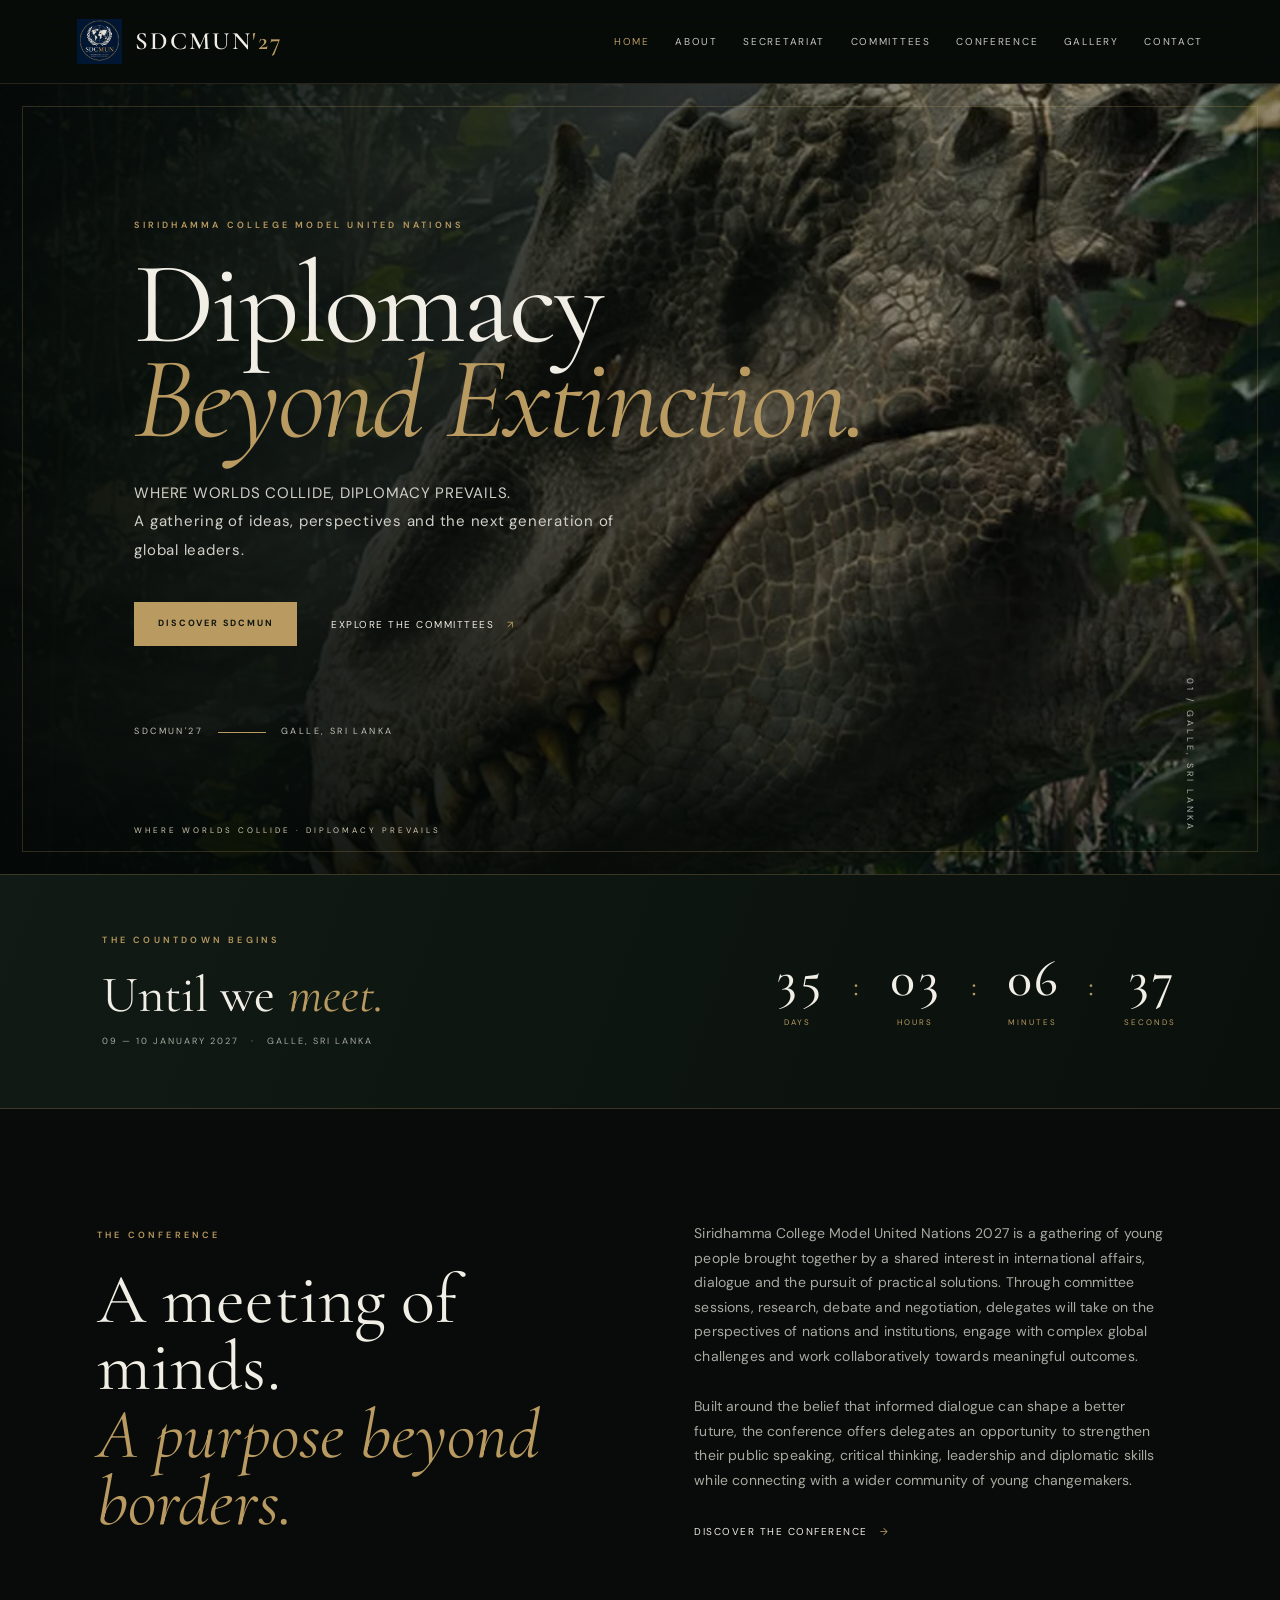
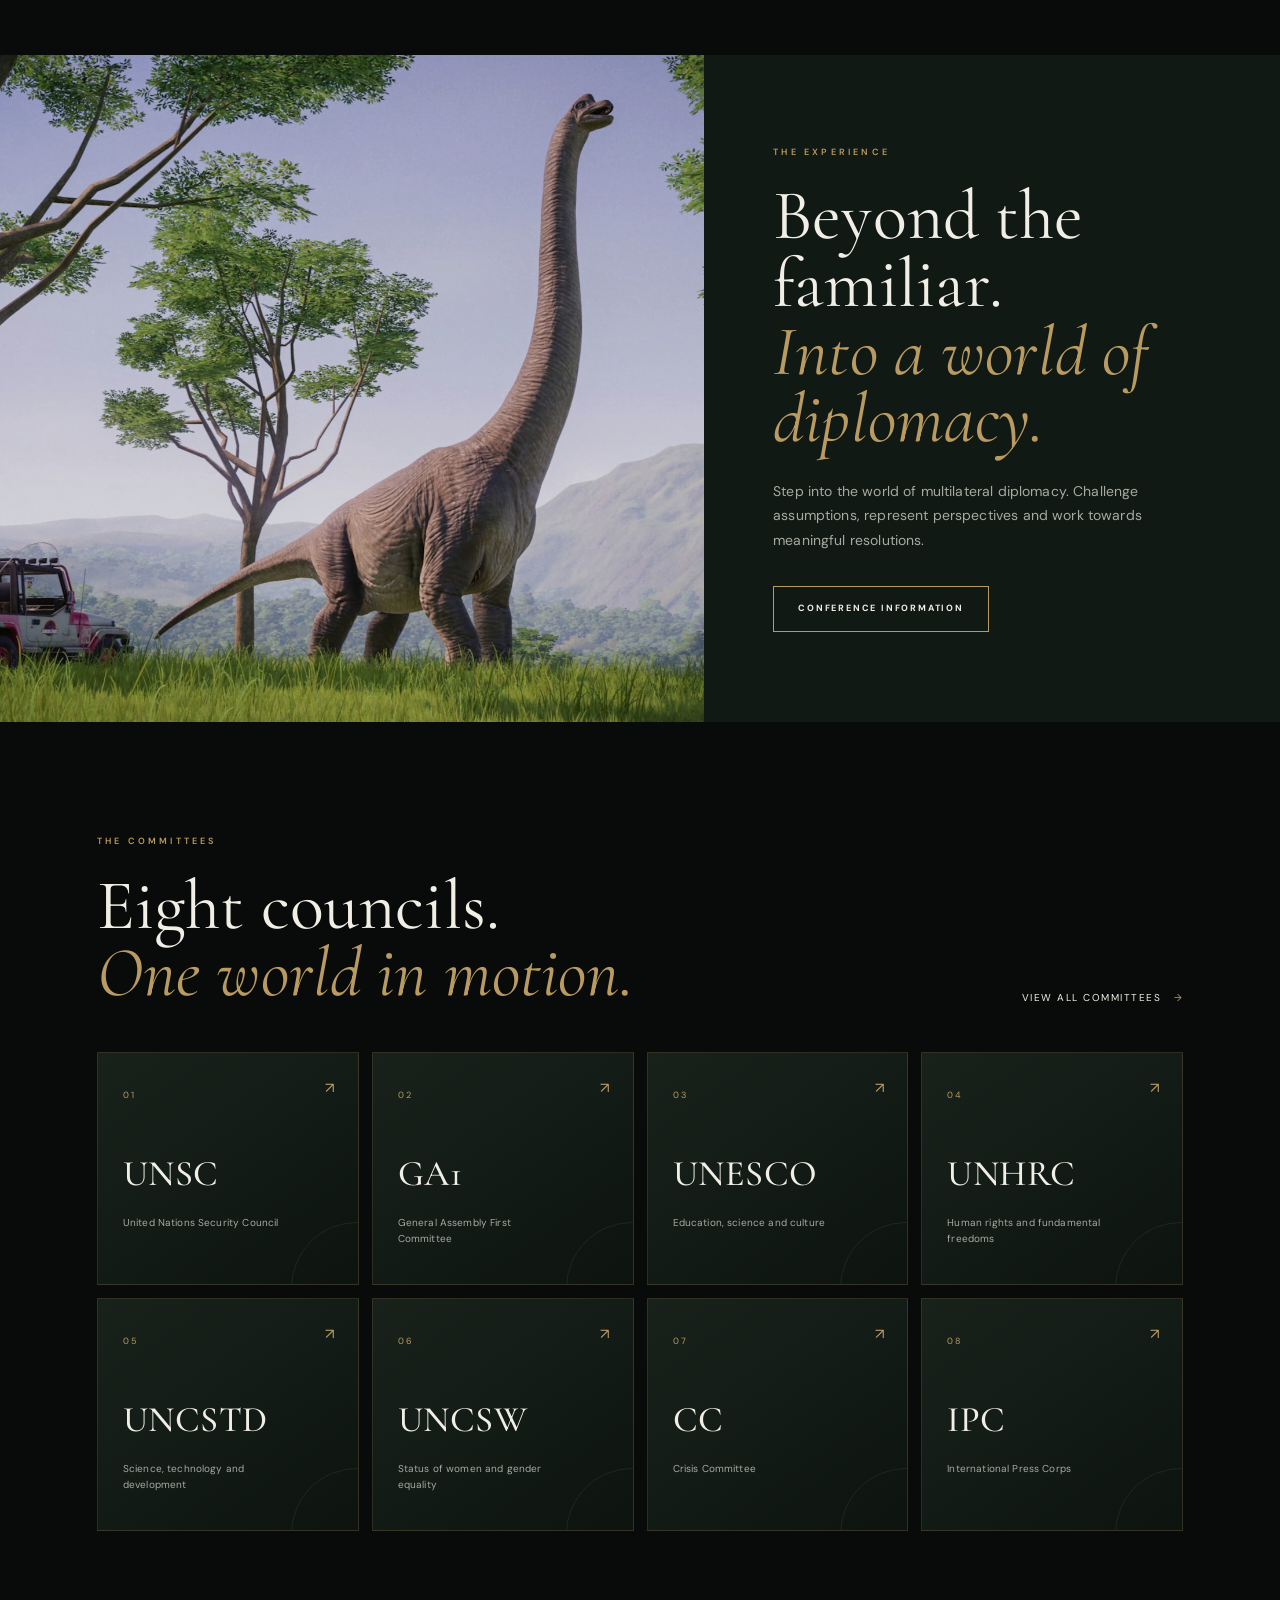
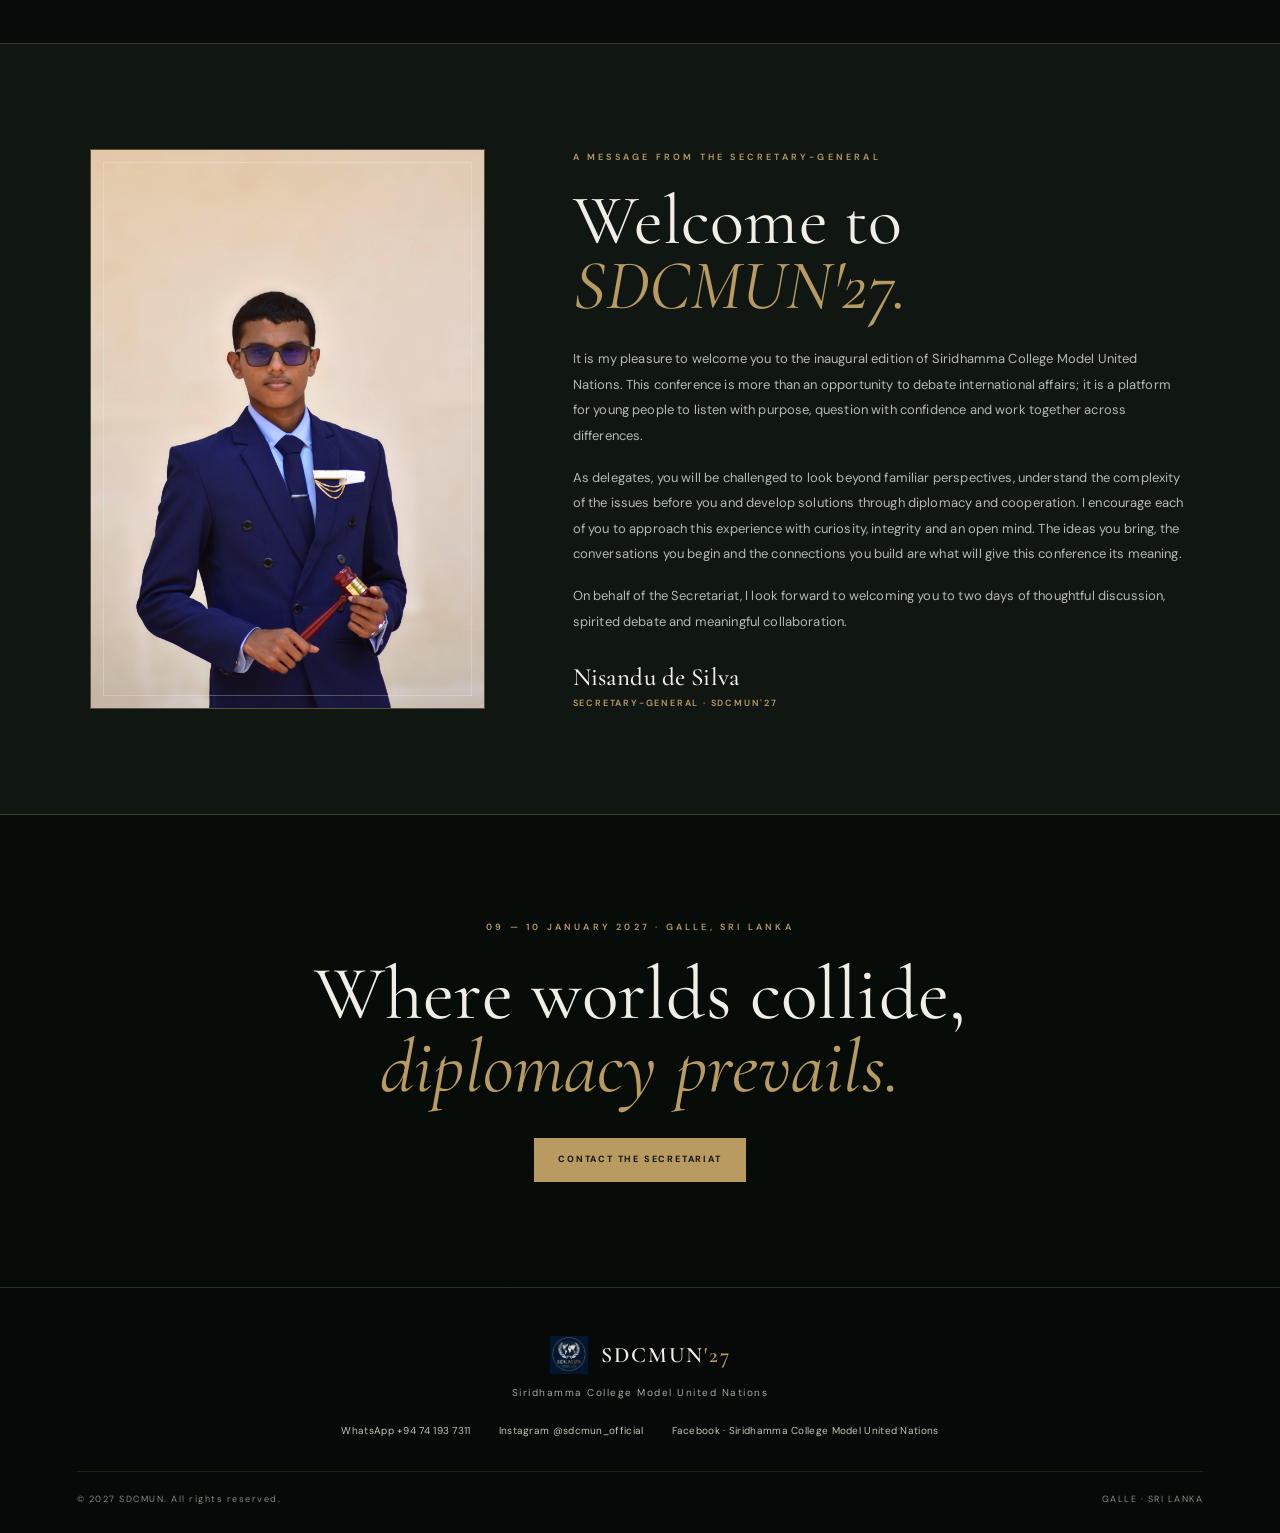
<file: index.html>
<!doctype html>
<html lang="en">
<head>
  <meta charset="utf-8"><meta name="viewport" content="width=device-width, initial-scale=1">
  <meta name="description" content="The official website of Siridhamma College Model United Nations 2027.">
  <title>SDCMUN'27 | Siridhamma College Model United Nations</title>
  <link rel="preconnect" href="https://fonts.googleapis.com"><link rel="preconnect" href="https://fonts.gstatic.com" crossorigin>
  <link href="https://fonts.googleapis.com/css2?family=Cormorant+Garamond:wght@400;500;600;700&family=DM+Sans:wght@400;500;600;700&display=swap" rel="stylesheet">
  <link rel="stylesheet" href="assets/style.css">
</head>
<body>
<header class="site-header"><a class="brand" href="index.html"><img src="assets/sdcmun-logo.png" alt="SDCMUN logo"><span>SDCMUN<span class="gold">'27</span></span></a>
<button class="menu-toggle" aria-label="Open navigation" aria-expanded="false">☰</button>
<nav class="nav"><a class="active" href="index.html">Home</a><a href="about.html">About</a><a href="secretariat.html">Secretariat</a><a href="committees.html">Committees</a><a href="conference.html">Conference</a><a href="gallery.html">Gallery</a><a href="contact.html">Contact</a></nav></header>
<main>
<section class="hero"><div class="hero-shade"></div><div class="hero-content"><p class="eyebrow">SIRIDHAMMA COLLEGE MODEL UNITED NATIONS</p><h1>Diplomacy<br><em>Beyond Extinction.</em></h1><p class="hero-copy">WHERE WORLDS COLLIDE, DIPLOMACY PREVAILS.<br>A gathering of ideas, perspectives and the next generation of global leaders.</p><div class="hero-actions"><a class="button button-gold" href="about.html">Discover SDCMUN</a><a class="text-link" href="committees.html">Explore the committees <span>↗</span></a></div><div class="hero-meta"><span>SDCMUN'27</span><span class="meta-line"></span><span>GALLE, SRI LANKA</span></div></div><div class="hero-caption">WHERE WORLDS COLLIDE · DIPLOMACY PREVAILS</div></section>
<section class="countdown-section">
<div class="countdown-inner"><div><p class="eyebrow">THE COUNTDOWN BEGINS</p><h2>Until we <em>meet.</em></h2><p class="countdown-date">09 — 10 JANUARY 2027 &nbsp; · &nbsp; GALLE, SRI LANKA</p></div>
<div class="countdown" aria-label="Countdown to the opening of the conference">
<div><strong id="count-days">--</strong><span>DAYS</span></div><i>:</i><div><strong id="count-hours">--</strong><span>HOURS</span></div><i>:</i><div><strong id="count-minutes">--</strong><span>MINUTES</span></div><i>:</i><div><strong id="count-seconds">--</strong><span>SECONDS</span></div>
</div></div></section>
<section class="intro section-wrap" id="about-conference">
<div><p class="eyebrow">THE CONFERENCE</p><h2>A meeting of minds.<br><em>A purpose beyond borders.</em></h2></div>
<div class="intro-text"><p>Siridhamma College Model United Nations 2027 is a gathering of young people brought together by a shared interest in international affairs, dialogue and the pursuit of practical solutions. Through committee sessions, research, debate and negotiation, delegates will take on the perspectives of nations and institutions, engage with complex global challenges and work collaboratively towards meaningful outcomes.</p><p>Built around the belief that informed dialogue can shape a better future, the conference offers delegates an opportunity to strengthen their public speaking, critical thinking, leadership and diplomatic skills while connecting with a wider community of young changemakers.</p><a class="arrow-link" href="about.html">Discover the conference <span>→</span></a></div>
</section>
<section class="feature-band"><div class="feature-image"></div><div class="feature-copy"><p class="eyebrow">THE EXPERIENCE</p><h2>Beyond the familiar.<br><em>Into a world of diplomacy.</em></h2><p>Step into the world of multilateral diplomacy. Challenge assumptions, represent perspectives and work towards meaningful resolutions.</p><a class="button button-outline" href="conference.html">Conference information</a></div></section>
<section class="section-wrap committees-preview"><div class="section-heading"><div><p class="eyebrow">THE COMMITTEES</p><h2>Eight councils.<br><em>One world in motion.</em></h2></div><a class="arrow-link" href="committees.html">View all committees <span>→</span></a></div><div class="card-grid">
<a class="committee-card" href="committee.html?c=unsc"><span class="card-index">01</span><h3>UNSC</h3><p>United Nations Security Council</p><span class="card-arrow">↗</span></a>
<a class="committee-card" href="committee.html?c=ga1"><span class="card-index">02</span><h3>GA1</h3><p>General Assembly First Committee</p><span class="card-arrow">↗</span></a>
<a class="committee-card" href="committee.html?c=unesco"><span class="card-index">03</span><h3>UNESCO</h3><p>Education, science and culture</p><span class="card-arrow">↗</span></a>
<a class="committee-card" href="committee.html?c=unhrc"><span class="card-index">04</span><h3>UNHRC</h3><p>Human rights and fundamental freedoms</p><span class="card-arrow">↗</span></a>
<a class="committee-card" href="committee.html?c=uncstd"><span class="card-index">05</span><h3>UNCSTD</h3><p>Science, technology and development</p><span class="card-arrow">↗</span></a>
<a class="committee-card" href="committee.html?c=uncsw"><span class="card-index">06</span><h3>UNCSW</h3><p>Status of women and gender equality</p><span class="card-arrow">↗</span></a>
<a class="committee-card" href="committee.html?c=cc"><span class="card-index">07</span><h3>CC</h3><p>Crisis Committee</p><span class="card-arrow">↗</span></a>
<a class="committee-card" href="committee.html?c=ipc"><span class="card-index">08</span><h3>IPC</h3><p>International Press Corps</p><span class="card-arrow">↗</span></a>
</div></section>
<section class="sg-home-message">
<div class="sg-photo-wrap"><img src="assets/secretary-general.jpg" alt="Nisandu de Silva, Secretary-General"></div>
<div class="sg-home-copy"><p class="eyebrow">A MESSAGE FROM THE SECRETARY-GENERAL</p><h2>Welcome to<br><em>SDCMUN'27.</em></h2>
<p>It is my pleasure to welcome you to the inaugural edition of Siridhamma College Model United Nations. This conference is more than an opportunity to debate international affairs; it is a platform for young people to listen with purpose, question with confidence and work together across differences.</p>
<p>As delegates, you will be challenged to look beyond familiar perspectives, understand the complexity of the issues before you and develop solutions through diplomacy and cooperation. I encourage each of you to approach this experience with curiosity, integrity and an open mind. The ideas you bring, the conversations you begin and the connections you build are what will give this conference its meaning.</p>
<p>On behalf of the Secretariat, I look forward to welcoming you to two days of thoughtful discussion, spirited debate and meaningful collaboration.</p>
<p class="sg-signature">Nisandu de Silva <span>Secretary-General · SDCMUN'27</span></p>
</div></section>
<section class="closing-cta"><p class="eyebrow">09 — 10 JANUARY 2027 · GALLE, SRI LANKA</p><h2>Where worlds collide,<br><em>diplomacy prevails.</em></h2><a class="button button-gold" href="contact.html">Contact the Secretariat</a></section>
</main>
<footer class="footer"><div class="footer-brand"><img src="assets/sdcmun-logo.png" alt=""><span>SDCMUN<span class="gold">'27</span></span></div><p>Siridhamma College Model United Nations</p><div class="footer-contact"><a href="https://wa.me/94741937311">WhatsApp +94 74 193 7311</a><a href="https://instagram.com/sdcmun_official">Instagram @sdcmun_official</a><a href="https://www.facebook.com/search/top?q=Siridhamma%20College%20Model%20United%20Nations">Facebook · Siridhamma College Model United Nations</a></div><div class="footer-bottom"><span>© 2027 SDCMUN. All rights reserved.</span><span>GALLE · SRI LANKA</span></div></footer>
<script>
(function(){const target=new Date('2027-01-09T08:00:00+05:30').getTime();function tick(){let diff=Math.max(0,target-Date.now());const d=Math.floor(diff/86400000);diff%=86400000;const h=Math.floor(diff/3600000);diff%=3600000;const m=Math.floor(diff/60000);diff%=60000;const s=Math.floor(diff/1000);[['count-days',d],['count-hours',h],['count-minutes',m],['count-seconds',s]].forEach(([id,v])=>{const el=document.getElementById(id);if(el)el.textContent=String(v).padStart(2,'0')});}tick();setInterval(tick,1000)})();
</script><script src="assets/site.js"></script></body></html>
</file>
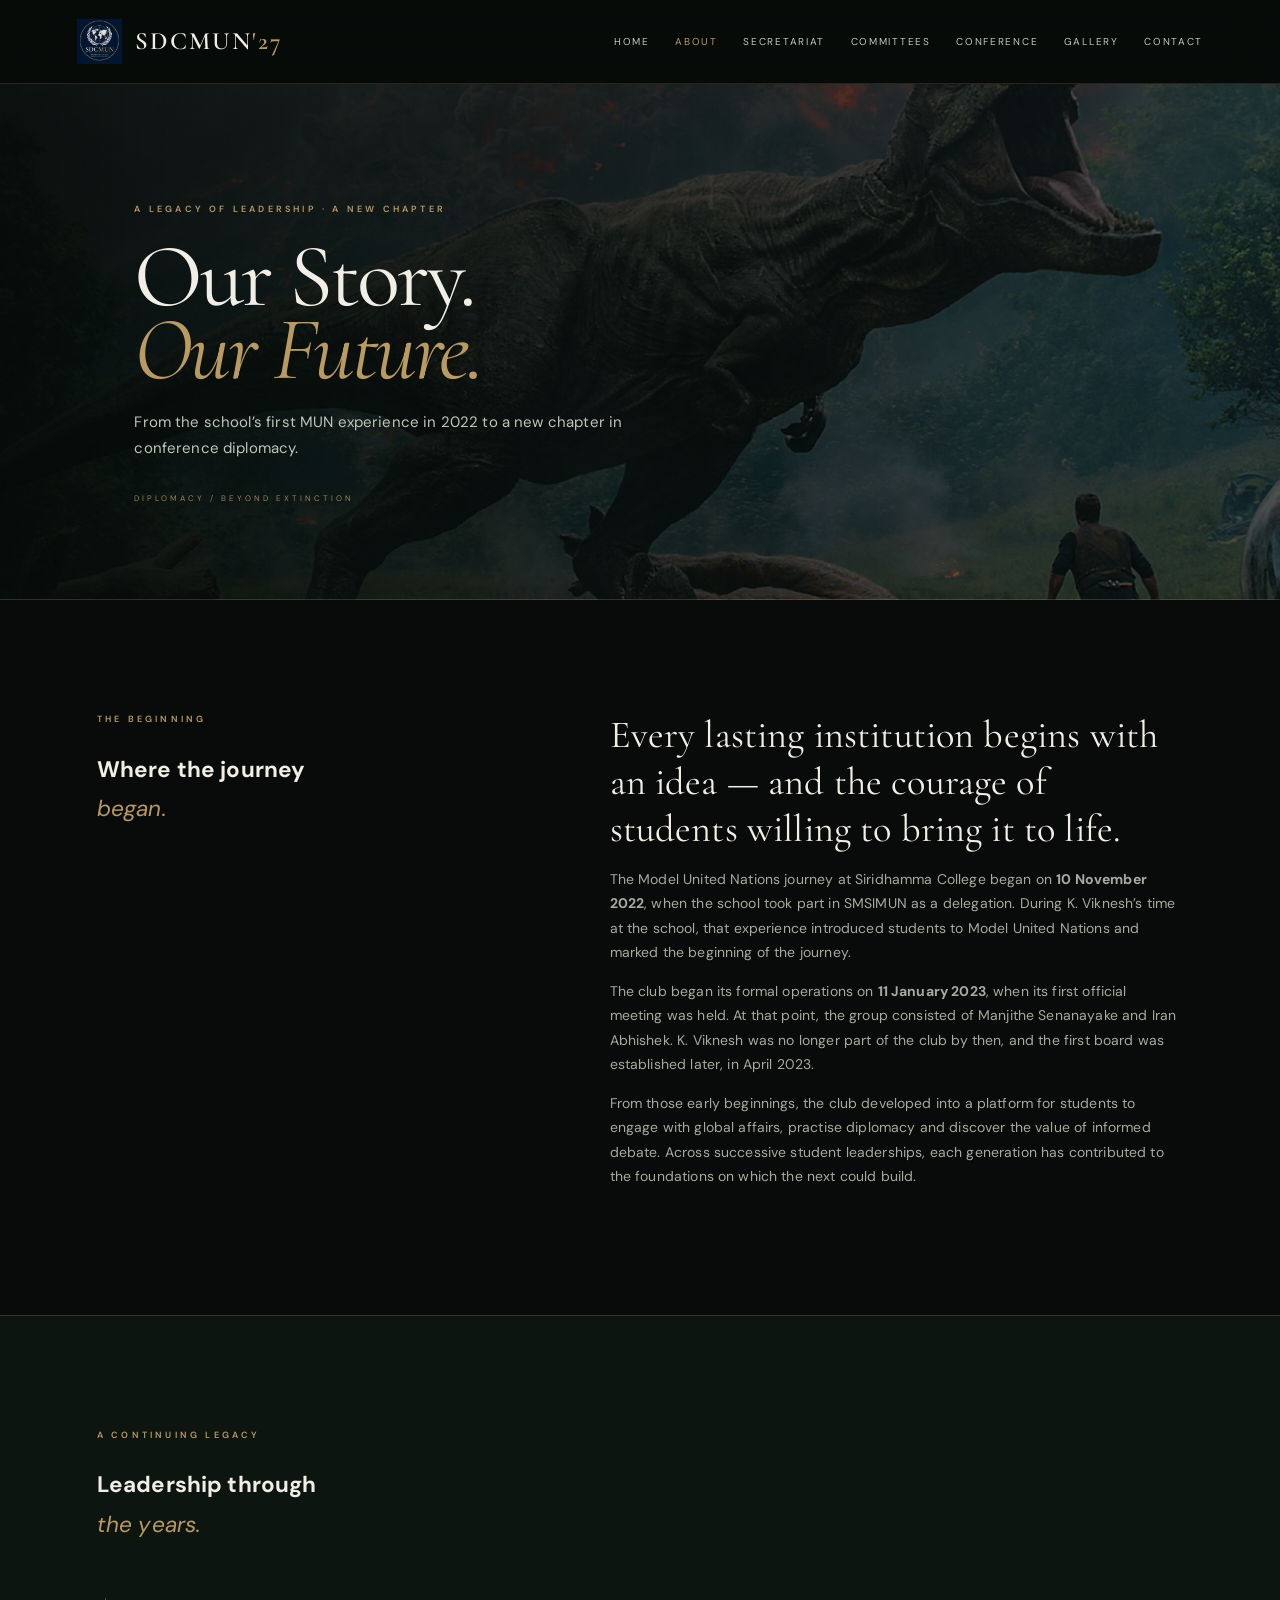
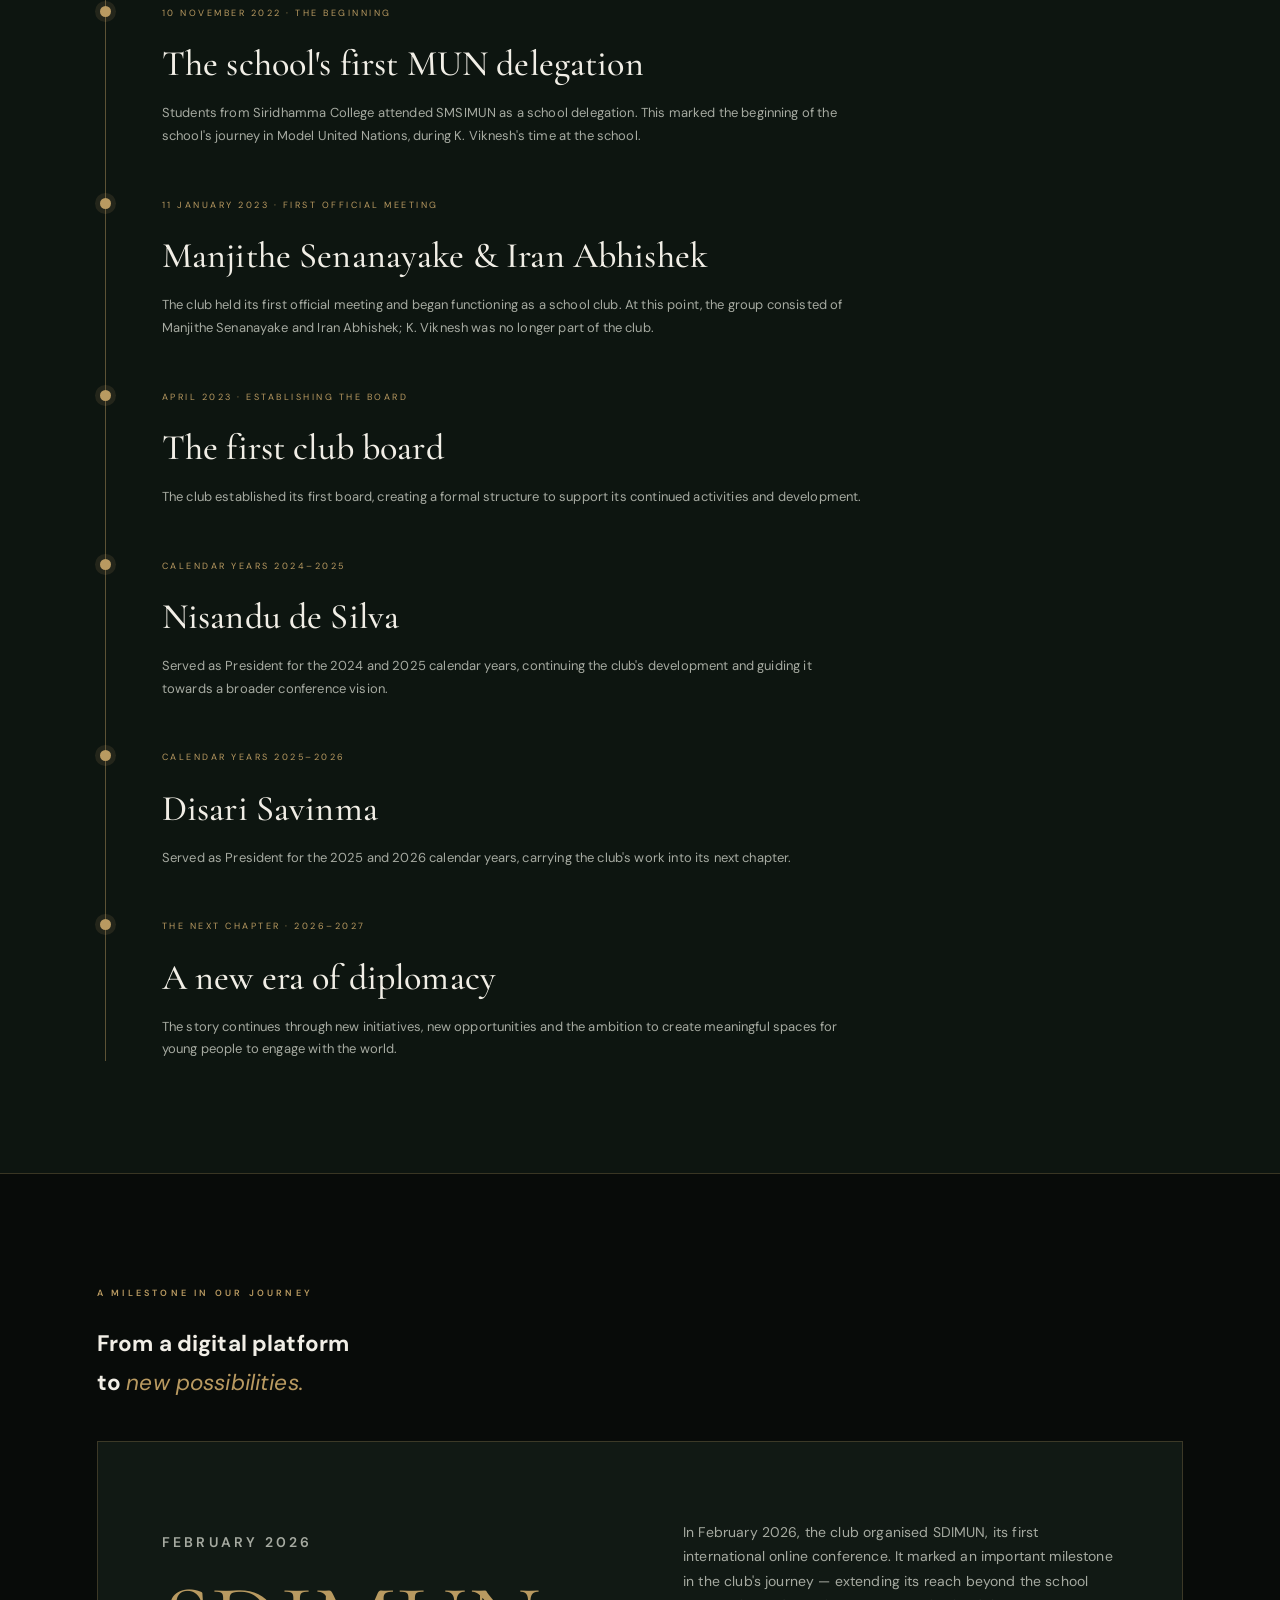
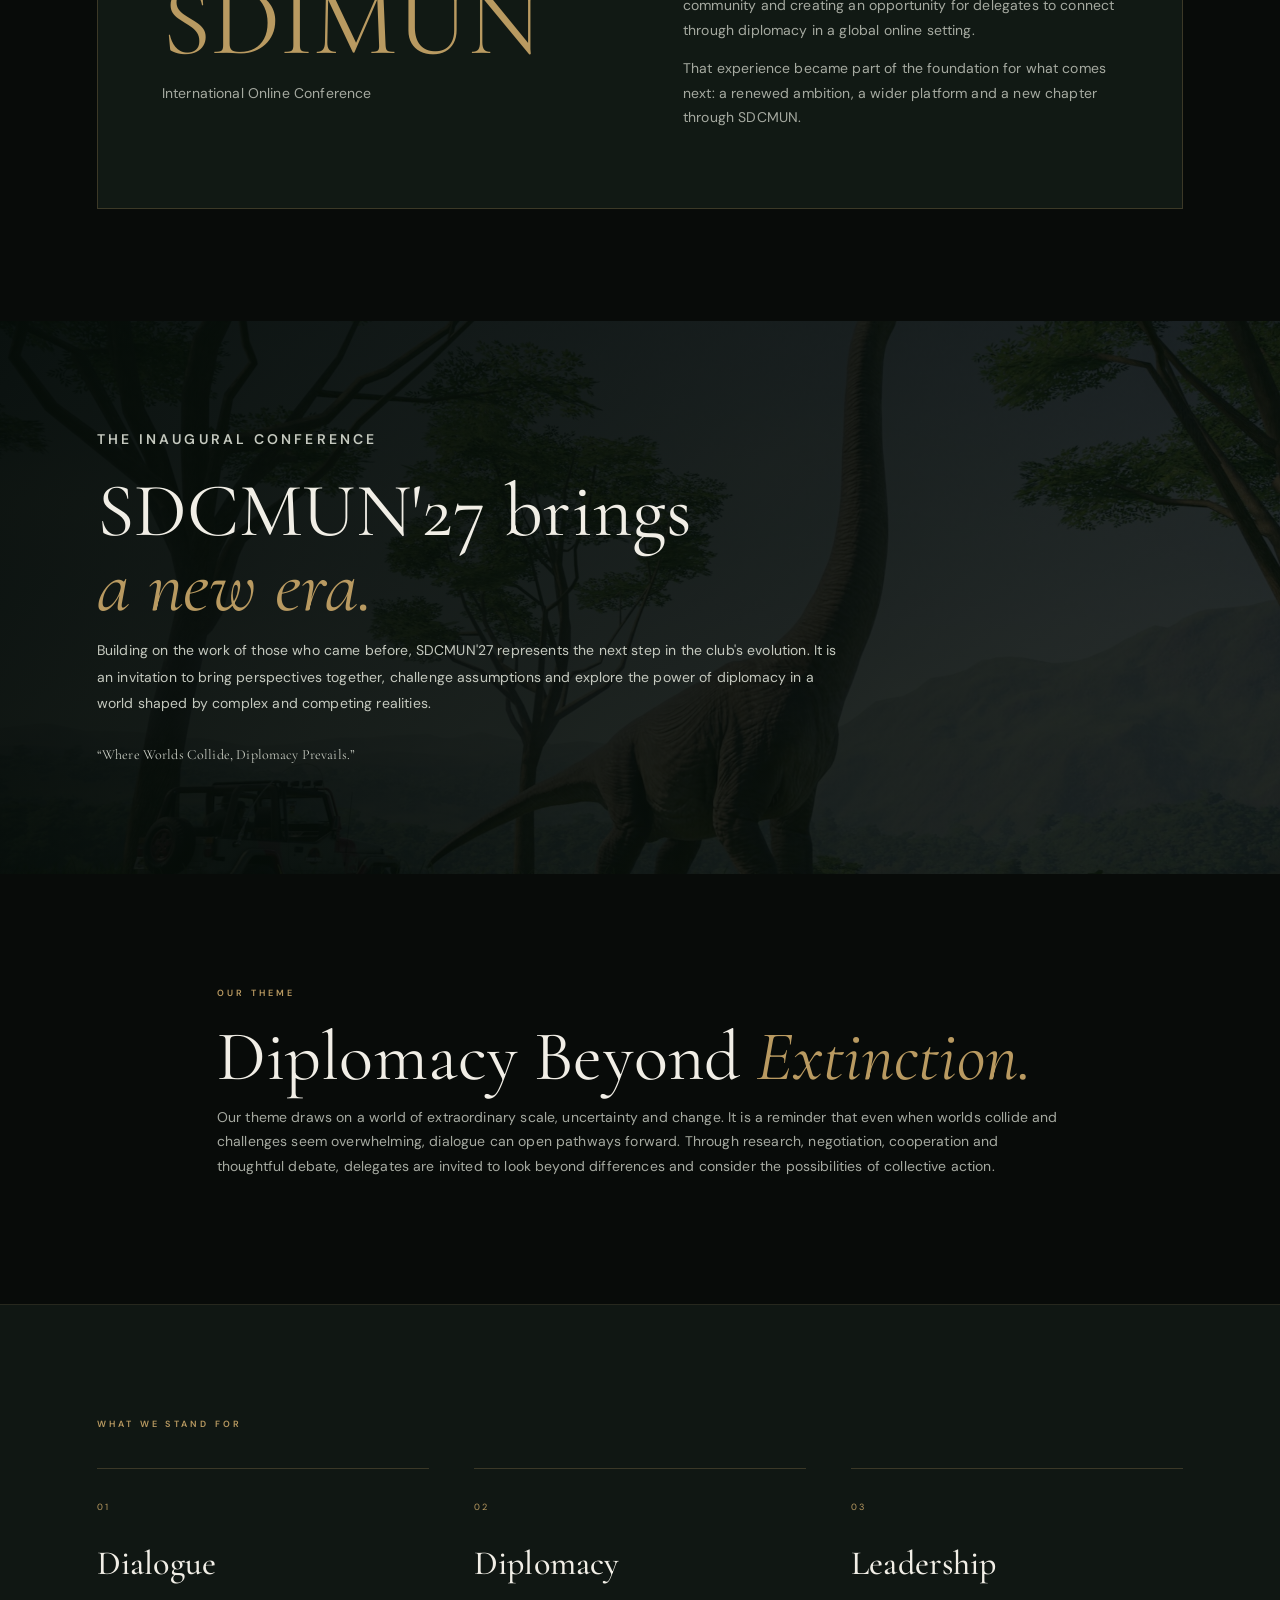
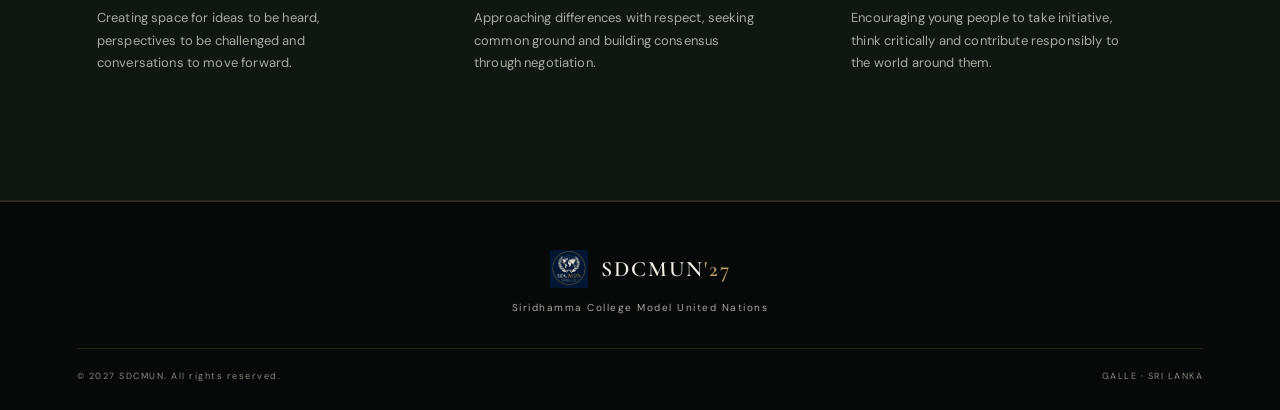
<file: about.html>
<!doctype html>
<html lang="en">
<head>
  <meta charset="utf-8"><meta name="viewport" content="width=device-width,initial-scale=1">
  <title>About | SDCMUN'27</title>
  <link href="https://fonts.googleapis.com/css2?family=Cormorant+Garamond:wght@400;500;600;700&family=DM+Sans:wght@400;500;600;700&display=swap" rel="stylesheet">
  <link rel="stylesheet" href="assets/style.css">
  <style>
    .about-lead{max-width:760px;font-family:var(--serif);font-size:clamp(27px,3vw,39px);line-height:1.22;color:var(--ivory);margin:0}
    .history-intro{display:grid;grid-template-columns:.8fr 1.2fr;gap:12%;align-items:start}
    .history-intro .long-copy{max-width:690px}
    .timeline-section{background:#0d1510;border-top:1px solid var(--line);border-bottom:1px solid var(--line)}
    .timeline{position:relative;margin:54px 0 0 8px;padding-left:34px;border-left:1px solid rgba(201,166,106,.42)}
    .timeline-item{position:relative;padding:0 0 42px 22px;max-width:820px}
    .timeline-item:last-child{padding-bottom:0}
    .timeline-item:before{content:"";position:absolute;left:-40px;top:8px;width:11px;height:11px;border-radius:50%;background:var(--gold);box-shadow:0 0 0 5px rgba(201,166,106,.12)}
    .timeline-item .period{font-size:9px;letter-spacing:2.5px;text-transform:uppercase;color:var(--gold)}
    .timeline-item h3{font-family:var(--serif);font-size:clamp(27px,3vw,36px);font-weight:500;margin:8px 0 7px}
    .timeline-item p{color:var(--muted);font-size:13px;max-width:700px;margin:0}
    .sdimun-band{display:grid;grid-template-columns:1fr 1fr;gap:9%;align-items:center;background:#111914;border:1px solid var(--line);padding:clamp(30px,5vw,65px);margin-top:38px}
    .sdimun-mark{font-family:var(--serif);font-size:clamp(58px,8vw,100px);line-height:.9;color:var(--gold)}
    .sdimun-band p{color:var(--muted);font-size:14px}
    .slogan-line{font-family:var(--serif);font-size:clamp(28px,4vw,48px);line-height:1.08;color:var(--ivory);max-width:820px;margin:25px 0 0}
    .era-section{background:linear-gradient(110deg,rgba(5,12,8,.96),rgba(5,12,8,.83)),url('assets/film-stills/brachiosaurus-4k.jpg') center/cover}
    .era-section .section-wrap{padding-top:105px;padding-bottom:105px}
    .era-section h2{font-family:var(--serif);font-size:clamp(48px,6vw,76px);font-weight:400;line-height:.98;max-width:800px;margin:0}
    .era-section p{color:#c5c9bf;max-width:740px;font-size:14px;line-height:1.9}
    @media(max-width:680px){.history-intro,.sdimun-band{grid-template-columns:1fr;gap:28px}.timeline{padding-left:23px}.timeline-item:before{left:-29px}}
  </style>
</head>
<body class="page-about">
<header class="site-header">
  <a class="brand" href="index.html"><img src="assets/sdcmun-logo.png" alt="SDCMUN logo"><span>SDCMUN<span class="gold">'27</span></span></a>
  <button class="menu-toggle" aria-label="Open navigation" aria-expanded="false">☰</button>
  <nav class="nav"><a href="index.html">Home</a><a class="active" href="about.html">About</a><a href="secretariat.html">Secretariat</a><a href="committees.html">Committees</a><a href="conference.html">Conference</a><a href="gallery.html">Gallery</a><a href="contact.html">Contact</a></nav>
</header>
<main>
  <section class="page-hero">
    <p class="eyebrow">A LEGACY OF LEADERSHIP · A NEW CHAPTER</p>
    <h1>Our Story.<br><em>Our Future.</em></h1>
    <p>From the school’s first MUN experience in 2022 to a new chapter in conference diplomacy.</p>
  </section>

  <section class="section-wrap history-intro">
    <div><p class="eyebrow">THE BEGINNING</p><h2>Where the journey<br><em>began.</em></h2></div>
    <div class="long-copy">
      <p class="about-lead">Every lasting institution begins with an idea — and the courage of students willing to bring it to life.</p>
      <p>The Model United Nations journey at Siridhamma College began on <strong>10 November 2022</strong>, when the school took part in SMSIMUN as a delegation. During K. Viknesh’s time at the school, that experience introduced students to Model United Nations and marked the beginning of the journey.</p>
      <p>The club began its formal operations on <strong>11 January 2023</strong>, when its first official meeting was held. At that point, the group consisted of Manjithe Senanayake and Iran Abhishek. K. Viknesh was no longer part of the club by then, and the first board was established later, in April 2023.</p>
      <p>From those early beginnings, the club developed into a platform for students to engage with global affairs, practise diplomacy and discover the value of informed debate. Across successive student leaderships, each generation has contributed to the foundations on which the next could build.</p>
    </div>
  </section>

  <section class="timeline-section">
    <div class="section-wrap">
      <p class="eyebrow">A CONTINUING LEGACY</p>
      <h2>Leadership through<br><em>the years.</em></h2>
      <div class="timeline">
        <article class="timeline-item"><span class="period">10 November 2022 · The beginning</span><h3>The school's first MUN delegation</h3><p>Students from Siridhamma College attended SMSIMUN as a school delegation. This marked the beginning of the school's journey in Model United Nations, during K. Viknesh's time at the school.</p></article>
        <article class="timeline-item"><span class="period">11 January 2023 · First official meeting</span><h3>Manjithe Senanayake &amp; Iran Abhishek</h3><p>The club held its first official meeting and began functioning as a school club. At this point, the group consisted of Manjithe Senanayake and Iran Abhishek; K. Viknesh was no longer part of the club.</p></article>
        <article class="timeline-item"><span class="period">April 2023 · Establishing the board</span><h3>The first club board</h3><p>The club established its first board, creating a formal structure to support its continued activities and development.</p></article>
        <article class="timeline-item"><span class="period">Calendar years 2024–2025</span><h3>Nisandu de Silva</h3><p>Served as President for the 2024 and 2025 calendar years, continuing the club's development and guiding it towards a broader conference vision.</p></article>
        <article class="timeline-item"><span class="period">Calendar years 2025–2026</span><h3>Disari Savinma</h3><p>Served as President for the 2025 and 2026 calendar years, carrying the club's work into its next chapter.</p></article>
        <article class="timeline-item"><span class="period">The next chapter · 2026–2027</span><h3>A new era of diplomacy</h3><p>The story continues through new initiatives, new opportunities and the ambition to create meaningful spaces for young people to engage with the world.</p></article>
      </div>
    </div>
  </section>

  <section class="section-wrap">
    <p class="eyebrow">A MILESTONE IN OUR JOURNEY</p>
    <h2>From a digital platform<br>to <em>new possibilities.</em></h2>
    <div class="sdimun-band">
      <div><p class="eyebrow">FEBRUARY 2026</p><div class="sdimun-mark">SDIMUN</div><p>International Online Conference</p></div>
      <div><p>In February 2026, the club organised SDIMUN, its first international online conference. It marked an important milestone in the club's journey — extending its reach beyond the school community and creating an opportunity for delegates to connect through diplomacy in a global online setting.</p><p>That experience became part of the foundation for what comes next: a renewed ambition, a wider platform and a new chapter through SDCMUN.</p></div>
    </div>
  </section>

  <section class="era-section">
    <div class="section-wrap">
      <p class="eyebrow">THE INAUGURAL CONFERENCE</p>
      <h2>SDCMUN'27 brings<br><em>a new era.</em></h2>
      <p>Building on the work of those who came before, SDCMUN'27 represents the next step in the club's evolution. It is an invitation to bring perspectives together, challenge assumptions and explore the power of diplomacy in a world shaped by complex and competing realities.</p>
      <p class="slogan-line">“Where Worlds Collide, Diplomacy Prevails.”</p>
    </div>
  </section>

  <section class="section-wrap note-box">
    <p class="eyebrow">OUR THEME</p>
    <h2>Diplomacy Beyond <em>Extinction.</em></h2>
    <p>Our theme draws on a world of extraordinary scale, uncertainty and change. It is a reminder that even when worlds collide and challenges seem overwhelming, dialogue can open pathways forward. Through research, negotiation, cooperation and thoughtful debate, delegates are invited to look beyond differences and consider the possibilities of collective action.</p>
  </section>

  <section class="values-section"><div class="section-wrap">
    <p class="eyebrow">WHAT WE STAND FOR</p>
    <div class="value-grid">
      <article><span>01</span><h3>Dialogue</h3><p>Creating space for ideas to be heard, perspectives to be challenged and conversations to move forward.</p></article>
      <article><span>02</span><h3>Diplomacy</h3><p>Approaching differences with respect, seeking common ground and building consensus through negotiation.</p></article>
      <article><span>03</span><h3>Leadership</h3><p>Encouraging young people to take initiative, think critically and contribute responsibly to the world around them.</p></article>
    </div>
  </div></section>
</main>
<footer class="footer"><div class="footer-brand"><img src="assets/sdcmun-logo.png" alt=""><span>SDCMUN<span class="gold">'27</span></span></div><p>Siridhamma College Model United Nations</p><div class="footer-bottom"><span>© 2027 SDCMUN. All rights reserved.</span><span>GALLE · SRI LANKA</span></div></footer>
<script src="assets/site.js"></script>
</body></html>
</file>
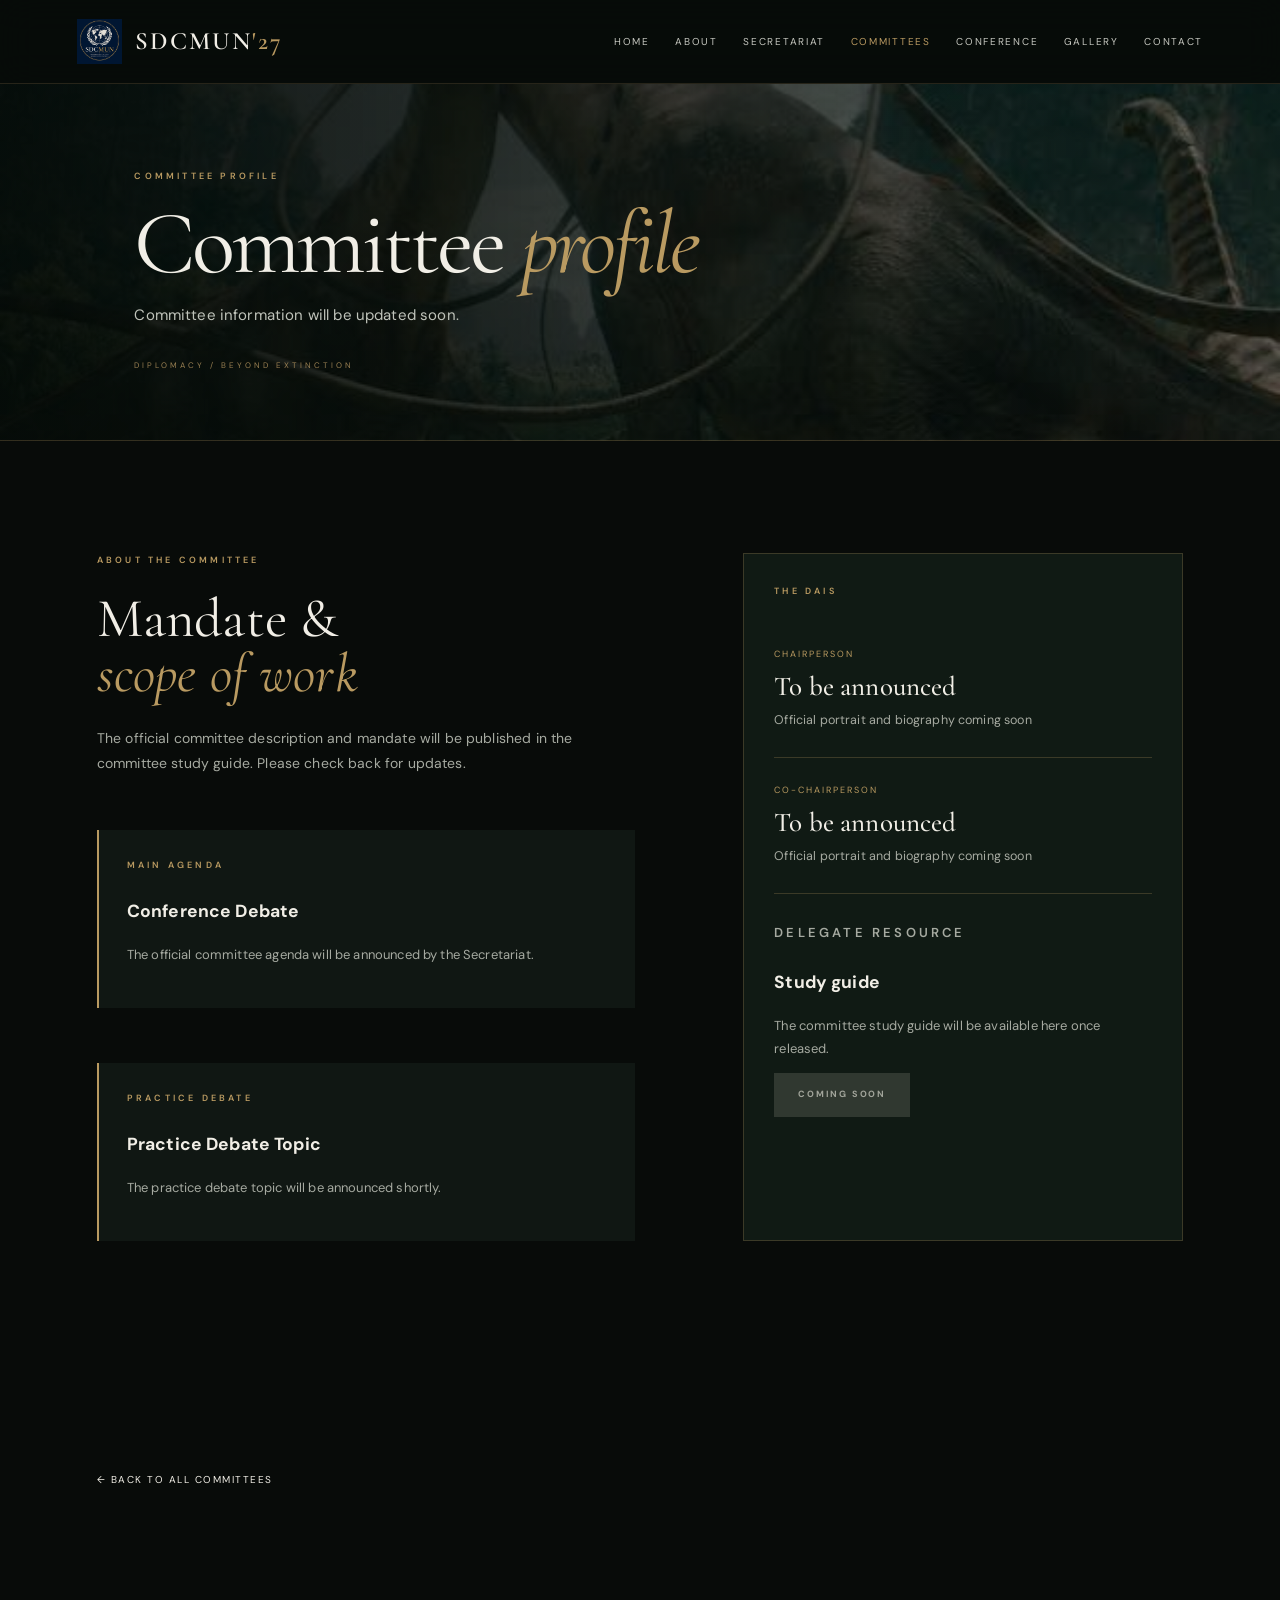
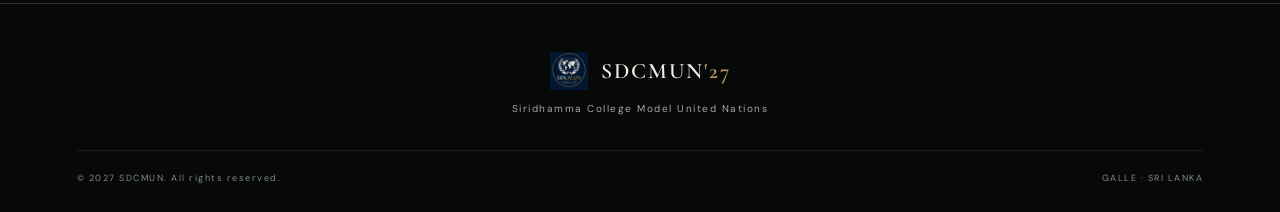
<file: committee.html>
<!doctype html><html lang="en"><head><meta charset="utf-8"><meta name="viewport" content="width=device-width,initial-scale=1"><title>Committee | SDCMUN'27</title><link href="https://fonts.googleapis.com/css2?family=Cormorant+Garamond:wght@400;500;600;700&family=DM+Sans:wght@400;500;600;700&display=swap" rel="stylesheet"><link rel="stylesheet" href="assets/style.css"></head><body class="page-committee">
<header class="site-header"><a class="brand" href="index.html"><img src="assets/sdcmun-logo.png" alt="SDCMUN logo"><span>SDCMUN<span class="gold">'27</span></span></a><button class="menu-toggle" aria-label="Open navigation" aria-expanded="false">☰</button><nav class="nav"><a href="index.html">Home</a><a href="about.html">About</a><a href="secretariat.html">Secretariat</a><a class="active" href="committees.html">Committees</a><a href="conference.html">Conference</a><a href="gallery.html">Gallery</a><a href="contact.html">Contact</a></nav></header>
<main><section class="page-hero compact"><p class="eyebrow" id="committee-eyebrow">COMMITTEE PROFILE</p><h1 id="committee-title">Committee <em>profile</em></h1><p id="committee-subtitle">Committee information will be updated soon.</p></section>
<section class="section-wrap profile-layout"><div><p class="eyebrow">ABOUT THE COMMITTEE</p><h2>Mandate &amp;<br><em>scope of work</em></h2><p id="committee-description" class="long-copy">The official committee description and mandate will be published in the committee study guide. Please check back for updates.</p><div class="topic-panel"><p class="eyebrow">MAIN AGENDA</p><h3>Conference Debate</h3><p id="committee-agenda">The official committee agenda will be announced by the Secretariat.</p></div><div class="topic-panel practice-topic-panel"><p class="eyebrow">PRACTICE DEBATE</p><h3>Practice Debate Topic</h3><p id="committee-practice-topic">The practice debate topic will be announced shortly.</p></div></div><aside class="dais-panel"><p class="eyebrow">THE DAIS</p><div class="person-placeholder" id="chair-profile"><span>CHAIRPERSON</span><strong>To be announced</strong><small>Official portrait and biography coming soon</small></div><div class="person-placeholder" id="cochair-profile"><span>CO-CHAIRPERSON</span><strong>To be announced</strong><small>Official portrait and biography coming soon</small></div><div class="study-guide"><p class="eyebrow">DELEGATE RESOURCE</p><h3>Study guide</h3><p>The committee study guide will be available here once released.</p><span class="button button-disabled">Coming soon</span></div></aside></section><div class="section-wrap"><a class="arrow-link" href="committees.html">← Back to all committees</a></div></main><footer class="footer"><div class="footer-brand"><img src="assets/sdcmun-logo.png" alt=""><span>SDCMUN<span class="gold">'27</span></span></div><p>Siridhamma College Model United Nations</p><div class="footer-bottom"><span>© 2027 SDCMUN. All rights reserved.</span><span>GALLE · SRI LANKA</span></div></footer><script src="assets/site.js"></script></body></html>
</file>
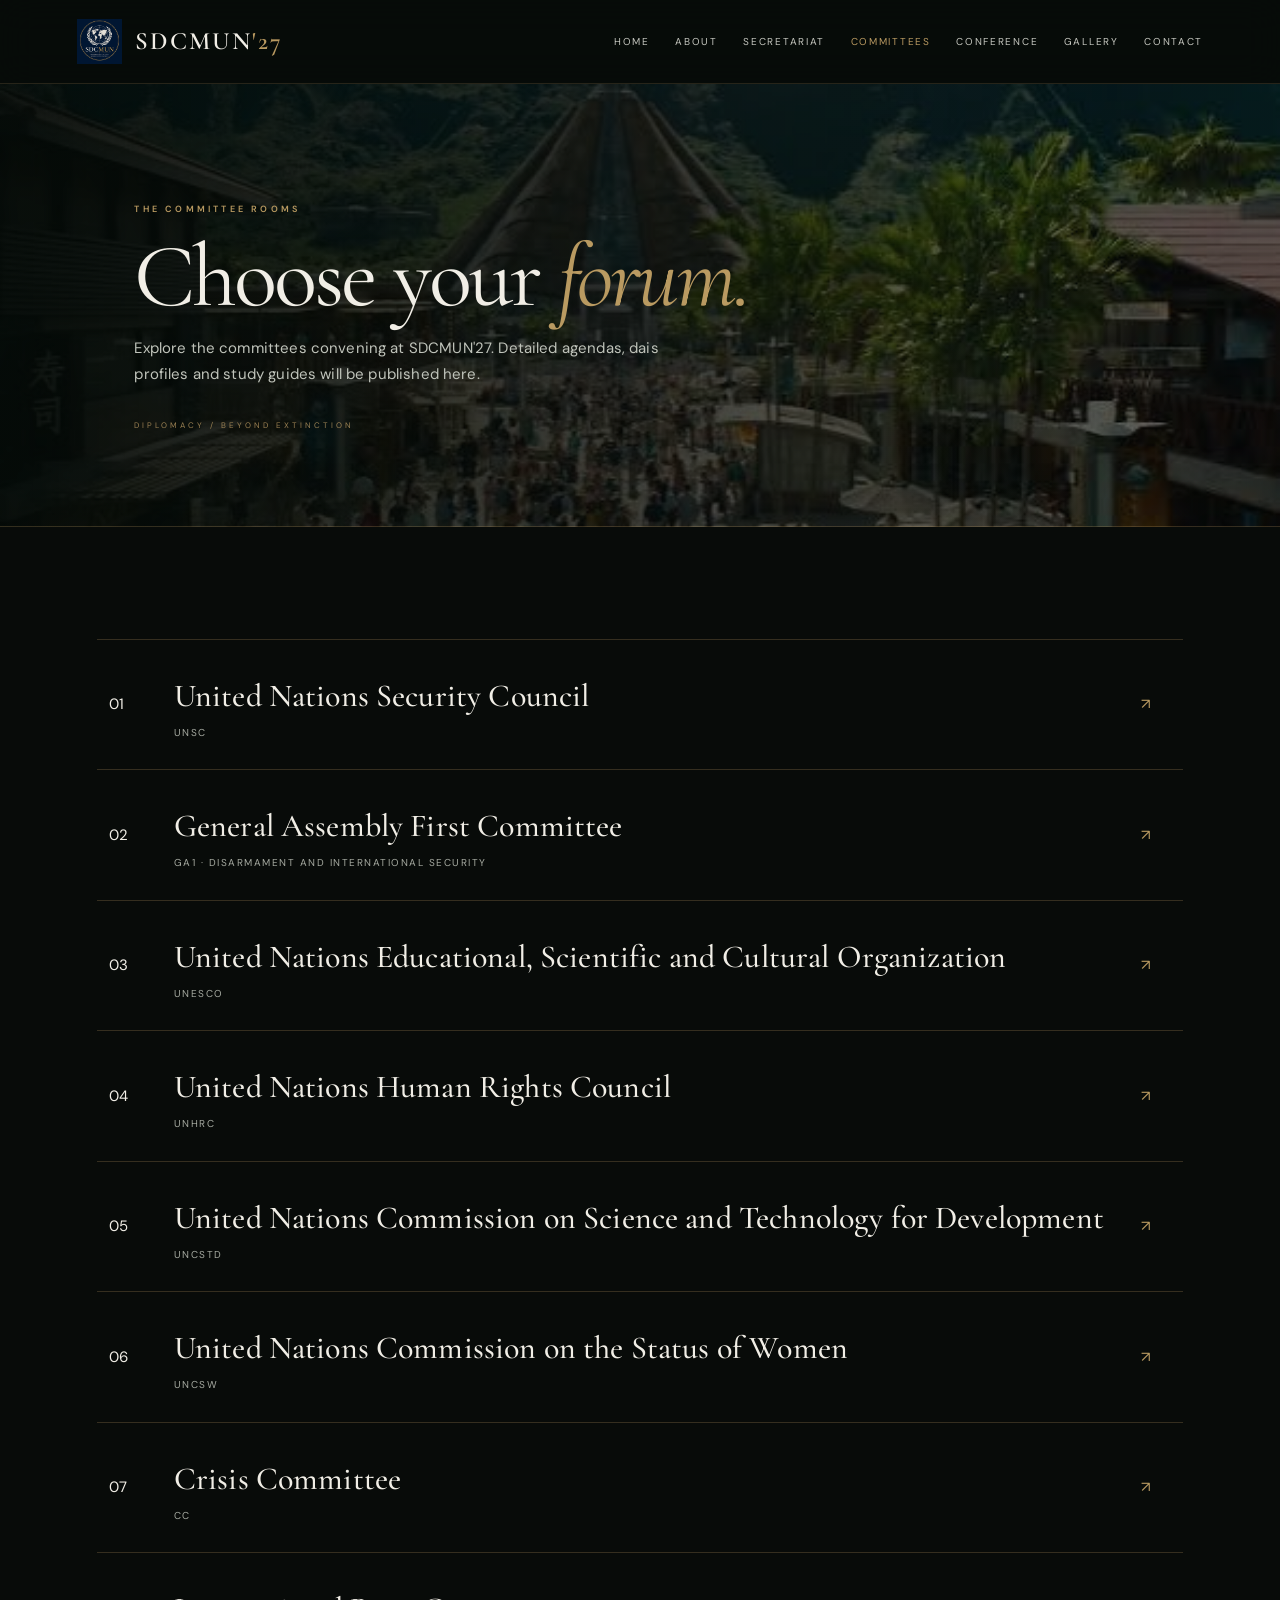
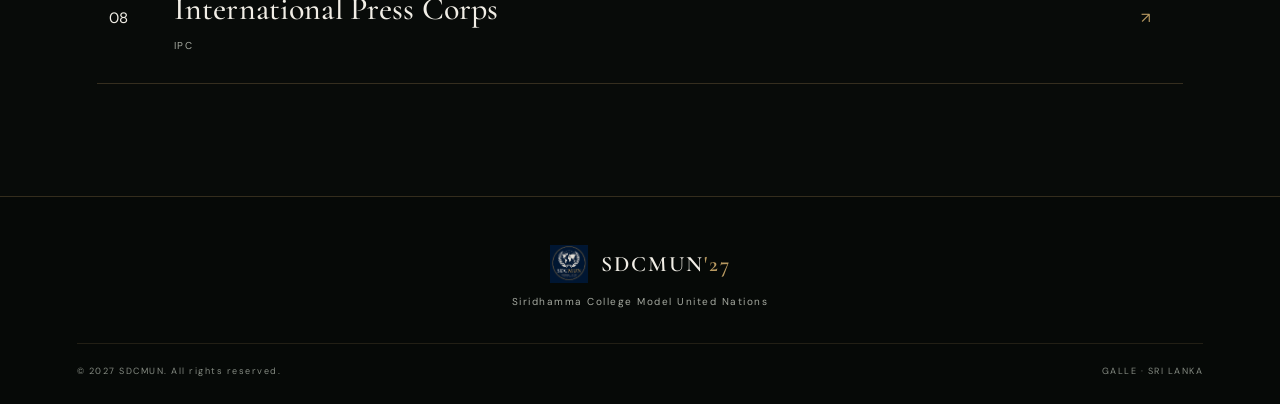
<file: committees.html>
<!doctype html><html lang="en"><head><meta charset="utf-8"><meta name="viewport" content="width=device-width,initial-scale=1"><title>Committees | SDCMUN'27</title><link href="https://fonts.googleapis.com/css2?family=Cormorant+Garamond:wght@400;500;600;700&family=DM+Sans:wght@400;500;600;700&display=swap" rel="stylesheet"><link rel="stylesheet" href="assets/style.css"></head><body class="page-committees">
<header class="site-header"><a class="brand" href="index.html"><img src="assets/sdcmun-logo.png" alt="SDCMUN logo"><span>SDCMUN<span class="gold">'27</span></span></a><button class="menu-toggle" aria-label="Open navigation" aria-expanded="false">☰</button><nav class="nav"><a href="index.html">Home</a><a href="about.html">About</a><a href="secretariat.html">Secretariat</a><a class="active" href="committees.html">Committees</a><a href="conference.html">Conference</a><a href="gallery.html">Gallery</a><a href="contact.html">Contact</a></nav></header>
<main><section class="page-hero"><p class="eyebrow">THE COMMITTEE ROOMS</p><h1>Choose your <em>forum.</em></h1><p>Explore the committees convening at SDCMUN'27. Detailed agendas, dais profiles and study guides will be published here.</p></section>
<section class="section-wrap"><div class="committee-list">
<a class="committee-row" href="committee.html?c=unsc"><span>01</span><div><h2>United Nations Security Council</h2><p>UNSC</p></div><b>↗</b></a>
<a class="committee-row" href="committee.html?c=ga1"><span>02</span><div><h2>General Assembly First Committee</h2><p>GA1 · Disarmament and International Security</p></div><b>↗</b></a>
<a class="committee-row" href="committee.html?c=unesco"><span>03</span><div><h2>United Nations Educational, Scientific and Cultural Organization</h2><p>UNESCO</p></div><b>↗</b></a>
<a class="committee-row" href="committee.html?c=unhrc"><span>04</span><div><h2>United Nations Human Rights Council</h2><p>UNHRC</p></div><b>↗</b></a>
<a class="committee-row" href="committee.html?c=uncstd"><span>05</span><div><h2>United Nations Commission on Science and Technology for Development</h2><p>UNCSTD</p></div><b>↗</b></a>
<a class="committee-row" href="committee.html?c=uncsw"><span>06</span><div><h2>United Nations Commission on the Status of Women</h2><p>UNCSW</p></div><b>↗</b></a>
<a class="committee-row" href="committee.html?c=cc"><span>07</span><div><h2>Crisis Committee</h2><p>CC</p></div><b>↗</b></a>
<a class="committee-row" href="committee.html?c=ipc"><span>08</span><div><h2>International Press Corps</h2><p>IPC</p></div><b>↗</b></a>
</div></section></main><footer class="footer"><div class="footer-brand"><img src="assets/sdcmun-logo.png" alt=""><span>SDCMUN<span class="gold">'27</span></span></div><p>Siridhamma College Model United Nations</p><div class="footer-bottom"><span>© 2027 SDCMUN. All rights reserved.</span><span>GALLE · SRI LANKA</span></div></footer><script src="assets/site.js"></script></body></html>
</file>
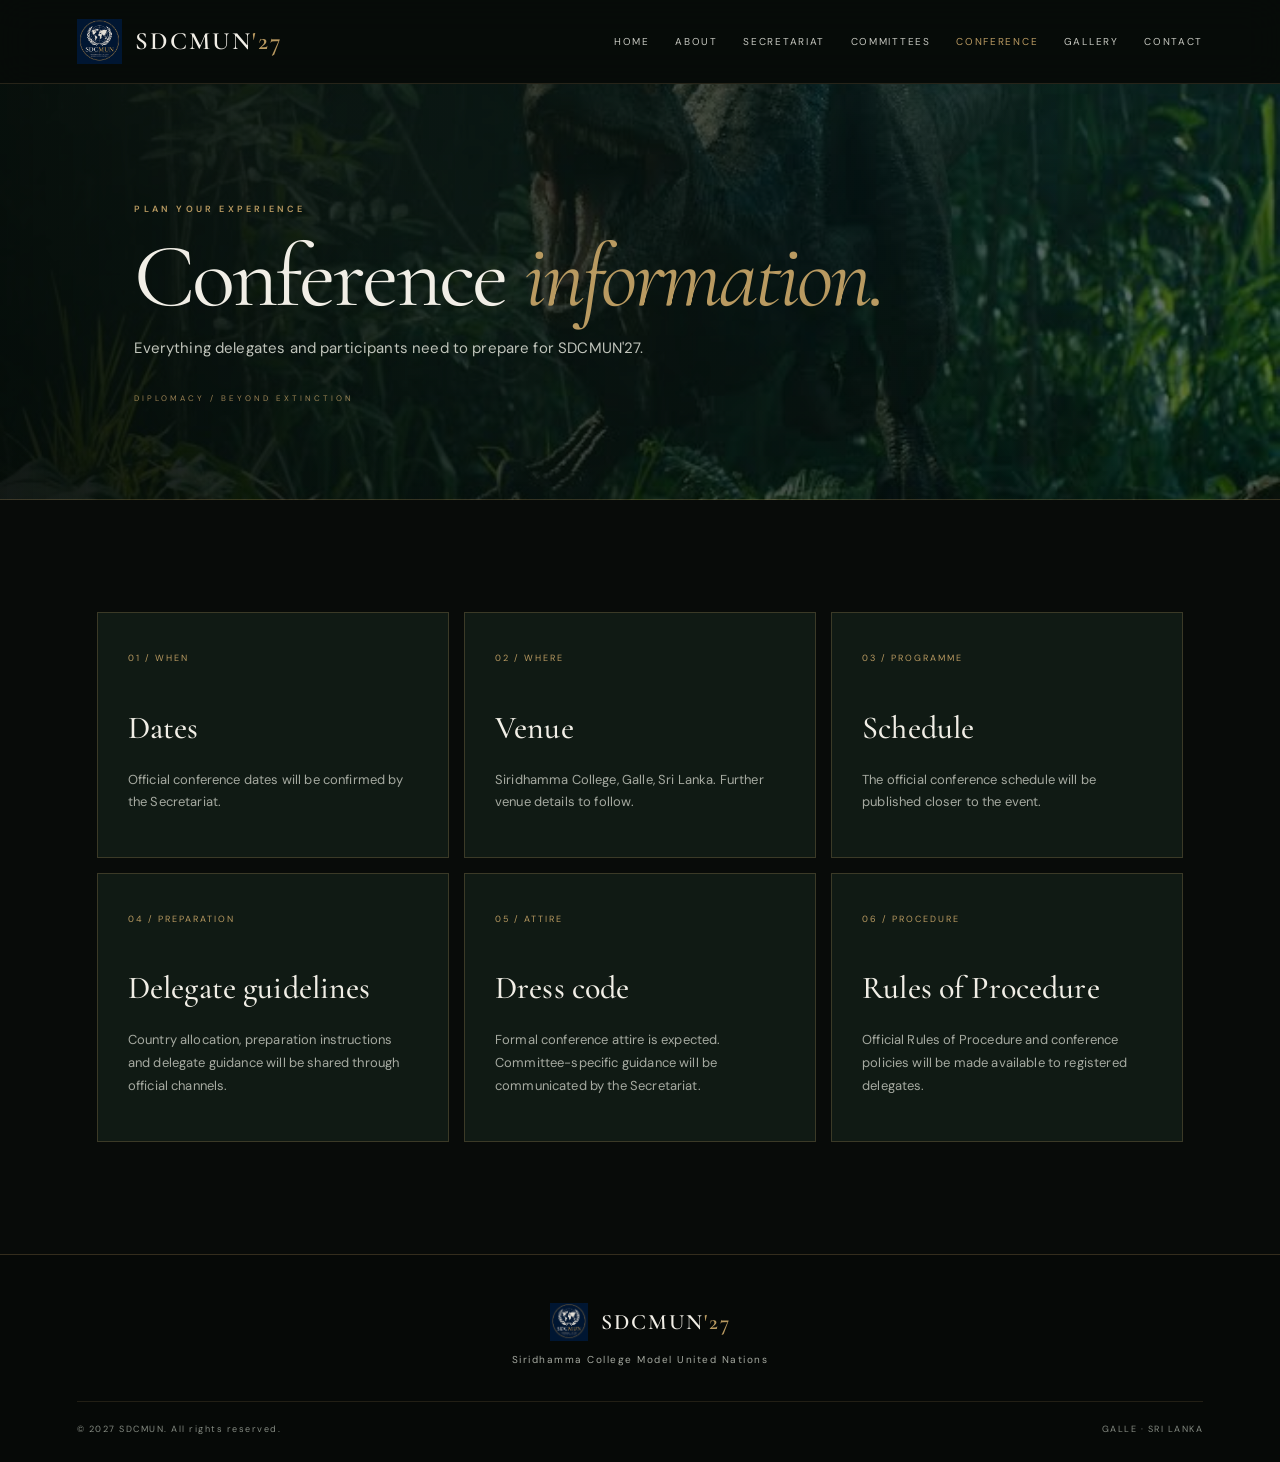
<file: conference.html>
<!doctype html><html lang="en"><head><meta charset="utf-8"><meta name="viewport" content="width=device-width,initial-scale=1"><title>Conference Information | SDCMUN'27</title><link href="https://fonts.googleapis.com/css2?family=Cormorant+Garamond:wght@400;500;600;700&family=DM+Sans:wght@400;500;600;700&display=swap" rel="stylesheet"><link rel="stylesheet" href="assets/style.css"></head><body class="page-conference">
<header class="site-header"><a class="brand" href="index.html"><img src="assets/sdcmun-logo.png" alt="SDCMUN logo"><span>SDCMUN<span class="gold">'27</span></span></a><button class="menu-toggle" aria-label="Open navigation" aria-expanded="false">☰</button><nav class="nav"><a href="index.html">Home</a><a href="about.html">About</a><a href="secretariat.html">Secretariat</a><a href="committees.html">Committees</a><a class="active" href="conference.html">Conference</a><a href="gallery.html">Gallery</a><a href="contact.html">Contact</a></nav></header>
<main><section class="page-hero"><p class="eyebrow">PLAN YOUR EXPERIENCE</p><h1>Conference <em>information.</em></h1><p>Everything delegates and participants need to prepare for SDCMUN'27.</p></section><section class="section-wrap info-grid"><article class="info-card"><span>01 / WHEN</span><h2>Dates</h2><p>Official conference dates will be confirmed by the Secretariat.</p></article><article class="info-card"><span>02 / WHERE</span><h2>Venue</h2><p>Siridhamma College, Galle, Sri Lanka. Further venue details to follow.</p></article><article class="info-card"><span>03 / PROGRAMME</span><h2>Schedule</h2><p>The official conference schedule will be published closer to the event.</p></article><article class="info-card"><span>04 / PREPARATION</span><h2>Delegate guidelines</h2><p>Country allocation, preparation instructions and delegate guidance will be shared through official channels.</p></article><article class="info-card"><span>05 / ATTIRE</span><h2>Dress code</h2><p>Formal conference attire is expected. Committee-specific guidance will be communicated by the Secretariat.</p></article><article class="info-card"><span>06 / PROCEDURE</span><h2>Rules of Procedure</h2><p>Official Rules of Procedure and conference policies will be made available to registered delegates.</p></article></section></main><footer class="footer"><div class="footer-brand"><img src="assets/sdcmun-logo.png" alt=""><span>SDCMUN<span class="gold">'27</span></span></div><p>Siridhamma College Model United Nations</p><div class="footer-bottom"><span>© 2027 SDCMUN. All rights reserved.</span><span>GALLE · SRI LANKA</span></div></footer><script src="assets/site.js"></script></body></html>
</file>
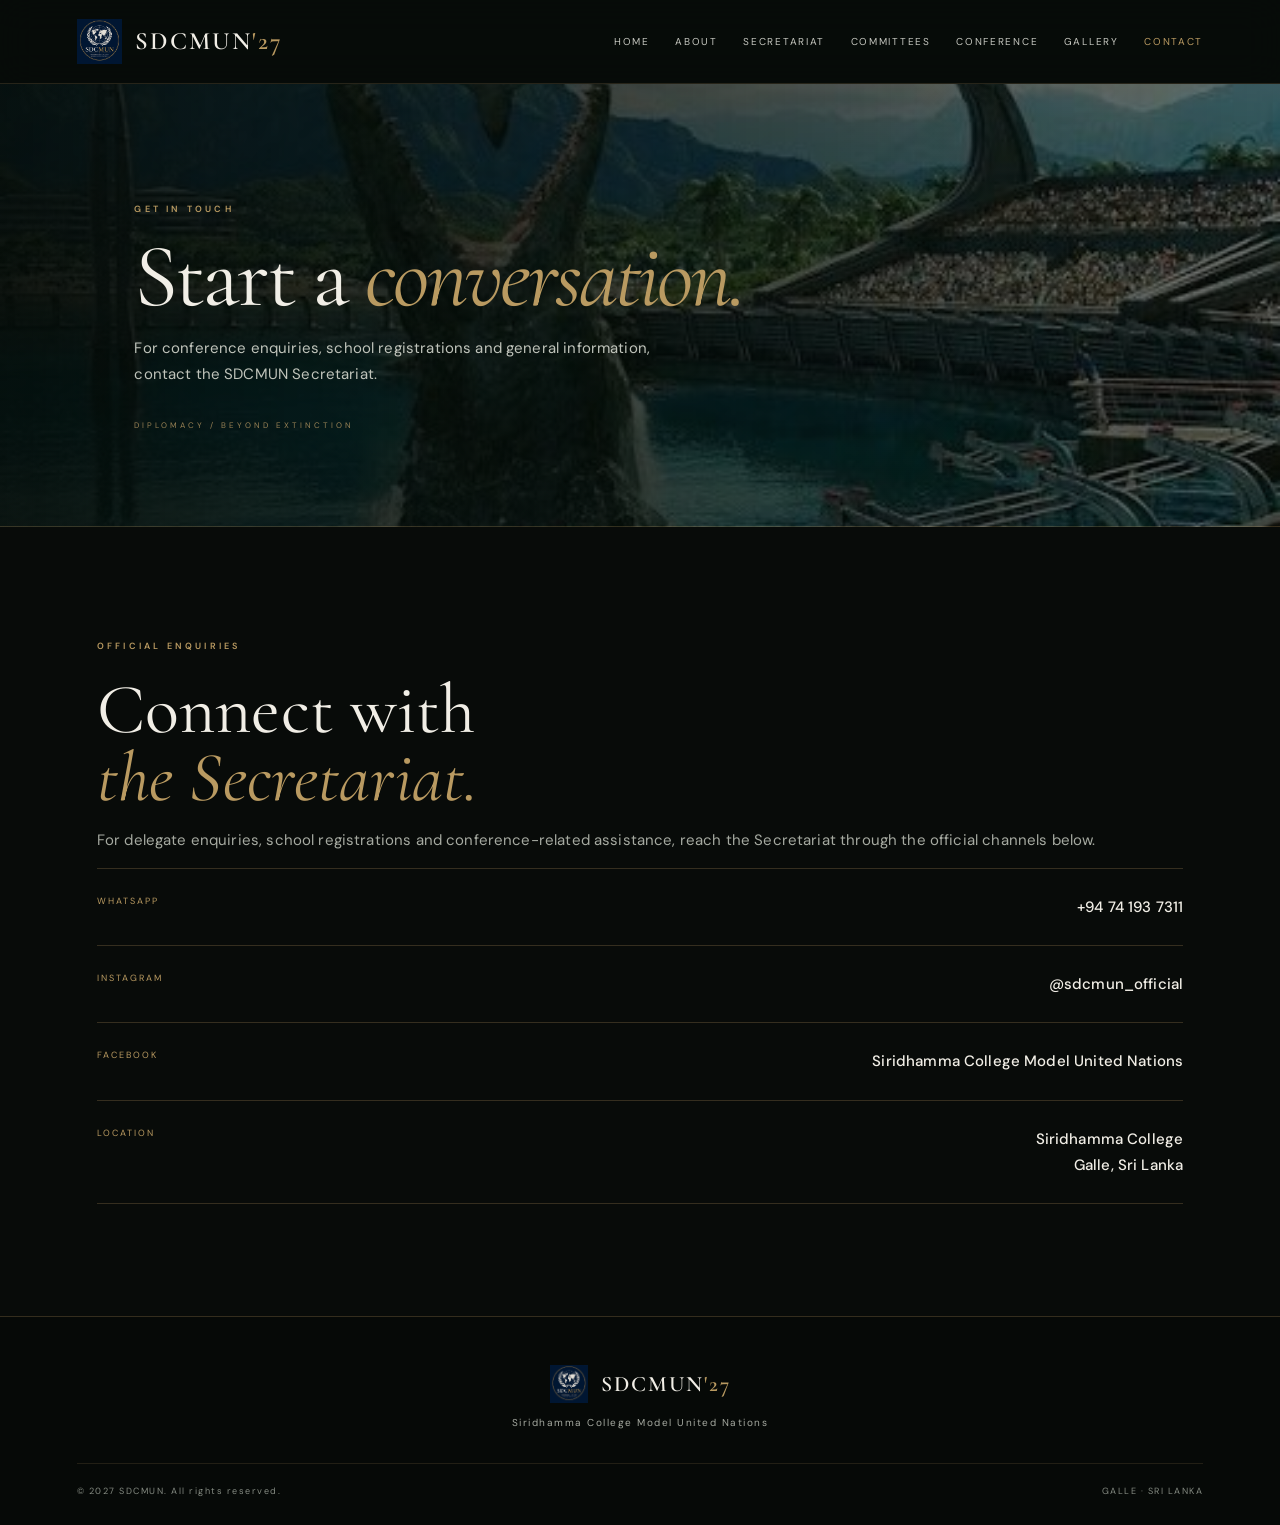
<file: contact.html>
<!doctype html><html lang="en"><head><meta charset="utf-8"><meta name="viewport" content="width=device-width,initial-scale=1"><title>Contact | SDCMUN'27</title><link href="https://fonts.googleapis.com/css2?family=Cormorant+Garamond:wght@400;500;600;700&family=DM+Sans:wght@400;500;600;700&display=swap" rel="stylesheet"><link rel="stylesheet" href="assets/style.css"></head><body class="page-contact">
<header class="site-header"><a class="brand" href="index.html"><img src="assets/sdcmun-logo.png" alt="SDCMUN logo"><span>SDCMUN<span class="gold">'27</span></span></a><button class="menu-toggle" aria-label="Open navigation" aria-expanded="false">☰</button><nav class="nav"><a href="index.html">Home</a><a href="about.html">About</a><a href="secretariat.html">Secretariat</a><a href="committees.html">Committees</a><a href="conference.html">Conference</a><a href="gallery.html">Gallery</a><a class="active" href="contact.html">Contact</a></nav></header>
<main><section class="page-hero"><p class="eyebrow">GET IN TOUCH</p><h1>Start a <em>conversation.</em></h1><p>For conference enquiries, school registrations and general information, contact the SDCMUN Secretariat.</p></section><section class="section-wrap contact-layout"><div><p class="eyebrow">OFFICIAL ENQUIRIES</p><h2>Connect with<br><em>the Secretariat.</em></h2><p class="muted">For delegate enquiries, school registrations and conference-related assistance, reach the Secretariat through the official channels below.</p></div><div class="contact-details">
<div><span>WHATSAPP</span><strong><a href="https://wa.me/94741937311">+94 74 193 7311</a></strong></div>
<div><span>INSTAGRAM</span><strong><a href="https://instagram.com/sdcmun_official">@sdcmun_official</a></strong></div>
<div><span>FACEBOOK</span><strong>Siridhamma College Model United Nations</strong></div>
<div><span>LOCATION</span><strong>Siridhamma College<br>Galle, Sri Lanka</strong></div>
</div></section></main><footer class="footer"><div class="footer-brand"><img src="assets/sdcmun-logo.png" alt=""><span>SDCMUN<span class="gold">'27</span></span></div><p>Siridhamma College Model United Nations</p><div class="footer-bottom"><span>© 2027 SDCMUN. All rights reserved.</span><span>GALLE · SRI LANKA</span></div></footer><script src="assets/site.js"></script></body></html>
</file>
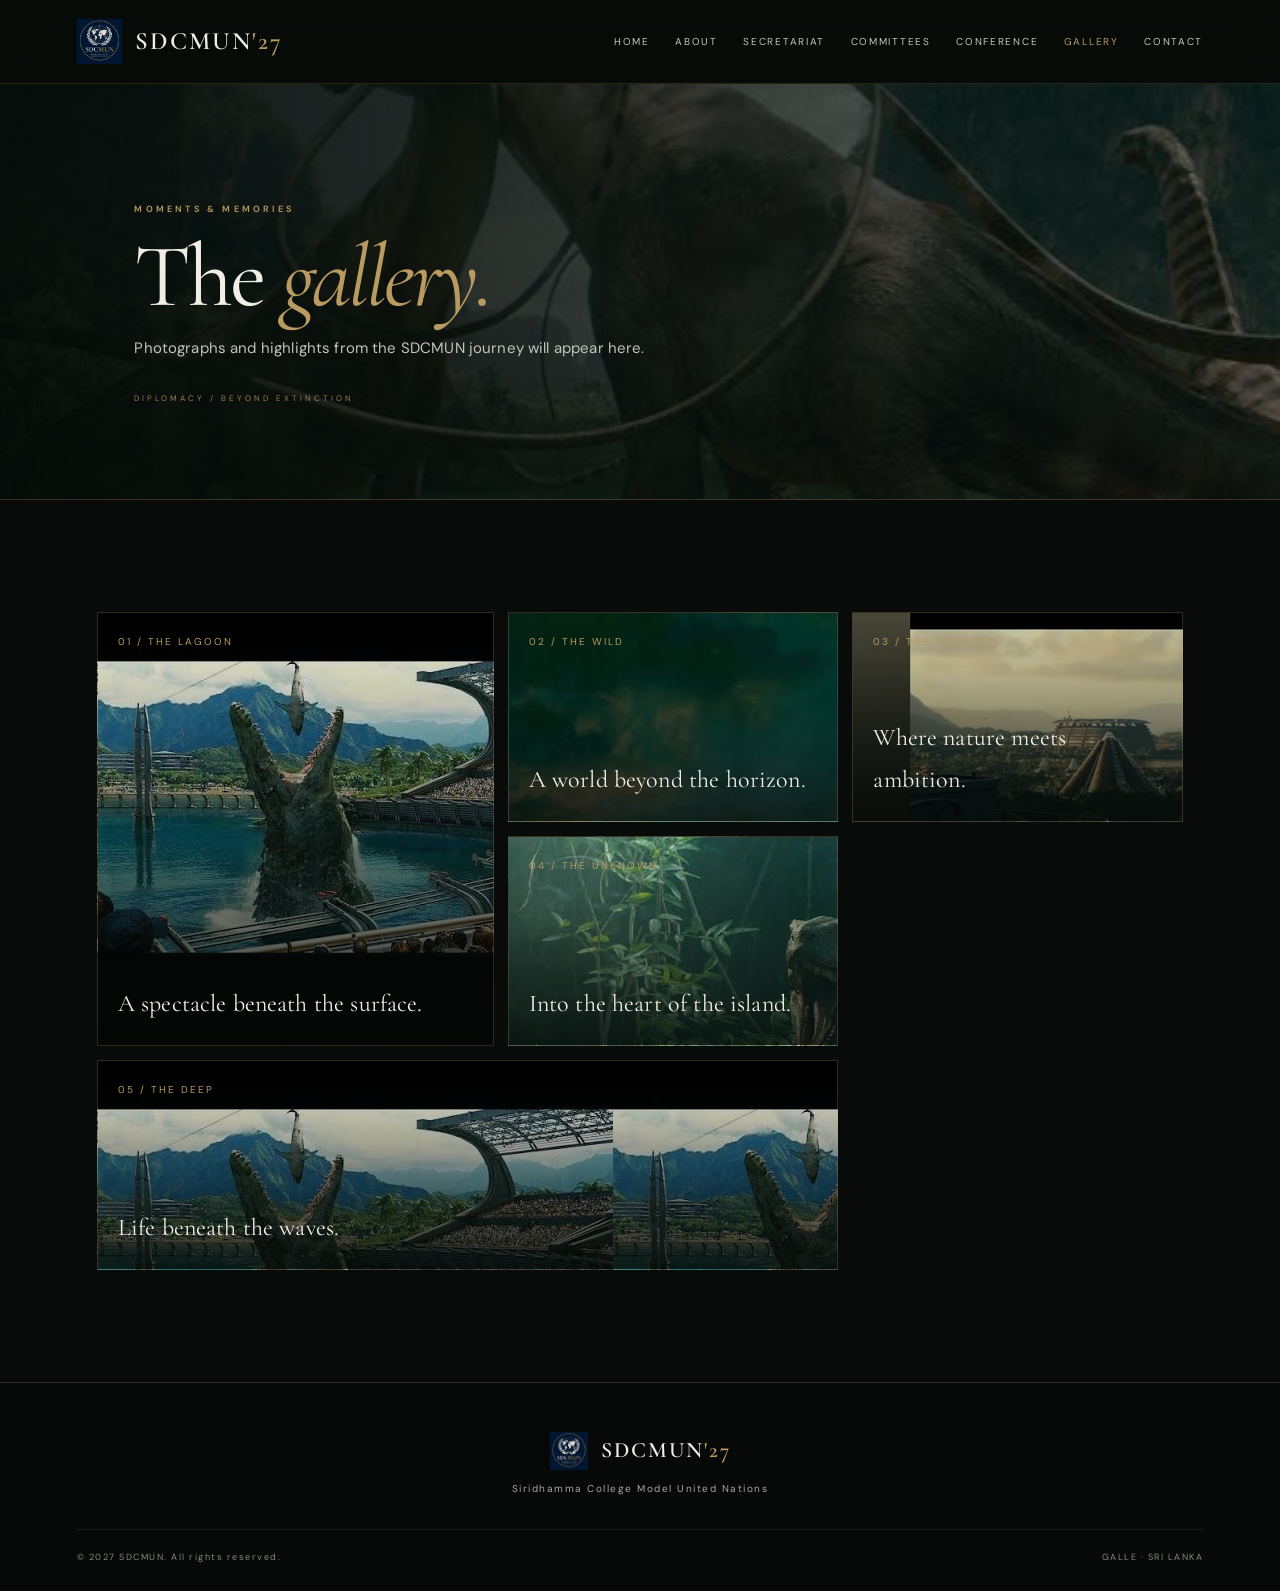
<file: gallery.html>
<!doctype html><html lang="en"><head><meta charset="utf-8"><meta name="viewport" content="width=device-width,initial-scale=1"><title>Gallery | SDCMUN'27</title><link href="https://fonts.googleapis.com/css2?family=Cormorant+Garamond:wght@400;500;600;700&family=DM+Sans:wght@400;500;600;700&display=swap" rel="stylesheet"><link rel="stylesheet" href="assets/style.css"></head><body class="page-gallery">
<header class="site-header"><a class="brand" href="index.html"><img src="assets/sdcmun-logo.png" alt="SDCMUN logo"><span>SDCMUN<span class="gold">'27</span></span></a><button class="menu-toggle" aria-label="Open navigation" aria-expanded="false">☰</button><nav class="nav"><a href="index.html">Home</a><a href="about.html">About</a><a href="secretariat.html">Secretariat</a><a href="committees.html">Committees</a><a href="conference.html">Conference</a><a class="active" href="gallery.html">Gallery</a><a href="contact.html">Contact</a></nav></header>
<main><section class="page-hero"><p class="eyebrow">MOMENTS &amp; MEMORIES</p><h1>The <em>gallery.</em></h1><p>Photographs and highlights from the SDCMUN journey will appear here.</p></section><section class="section-wrap gallery-grid film-gallery">
<a class="gallery-placeholder tall" href="assets/film-stills/mosasaur-show.png" target="_blank" rel="noopener"><span>01 / THE LAGOON</span><p>A spectacle beneath the surface.</p></a>
<a class="gallery-placeholder" href="assets/film-stills/pterosaurs-and-herd.jpg" target="_blank" rel="noopener"><span>02 / THE WILD</span><p>A world beyond the horizon.</p></a>
<a class="gallery-placeholder" href="assets/film-stills/park-skyline-tyrannosaur.webp" target="_blank" rel="noopener"><span>03 / THE FRONTIER</span><p>Where nature meets ambition.</p></a>
<a class="gallery-placeholder" href="assets/film-stills/tyrannosaur-jungle.jpg" target="_blank" rel="noopener"><span>04 / THE UNKNOWN</span><p>Into the heart of the island.</p></a>
<a class="gallery-placeholder wide" href="assets/film-stills/mosasaur-arena.jpg" target="_blank" rel="noopener"><span>05 / THE DEEP</span><p>Life beneath the waves.</p></a>
</section></main><footer class="footer"><div class="footer-brand"><img src="assets/sdcmun-logo.png" alt=""><span>SDCMUN<span class="gold">'27</span></span></div><p>Siridhamma College Model United Nations</p><div class="footer-bottom"><span>© 2027 SDCMUN. All rights reserved.</span><span>GALLE · SRI LANKA</span></div></footer><script src="assets/site.js"></script></body></html>
</file>
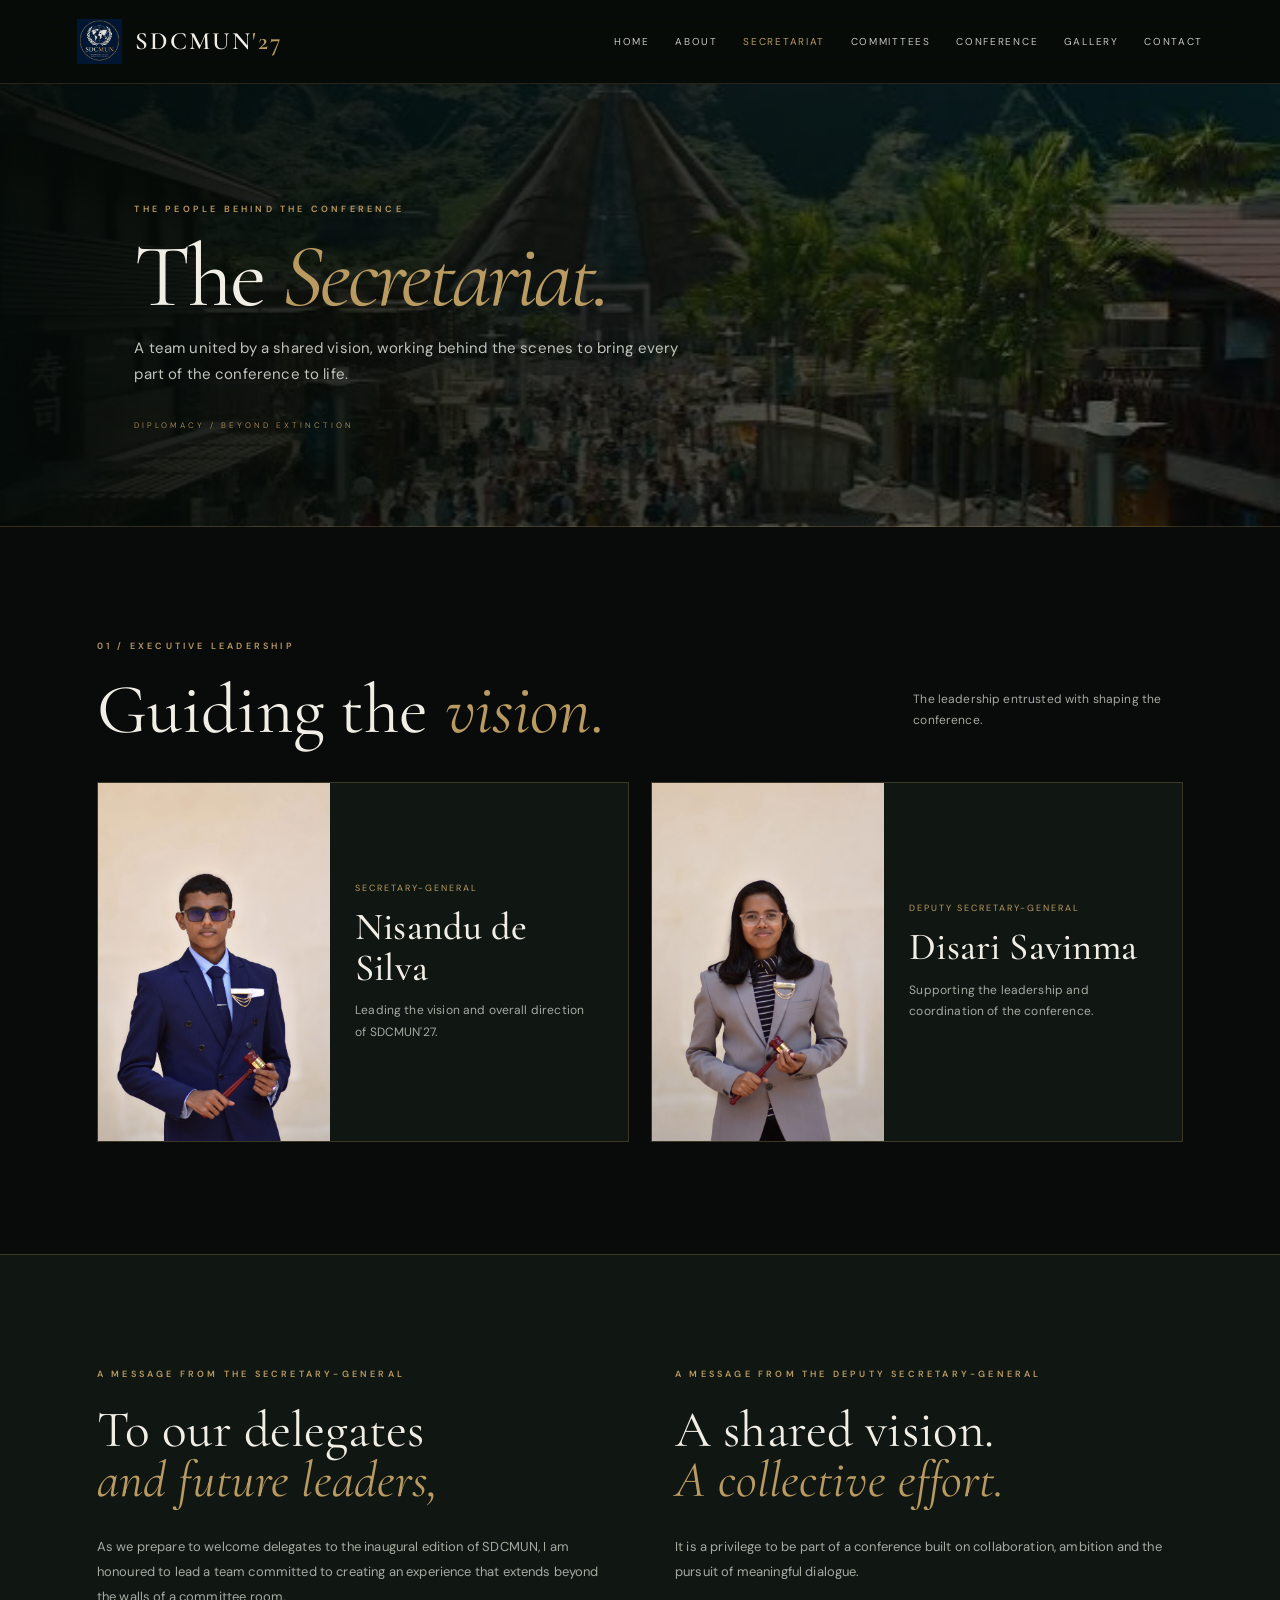
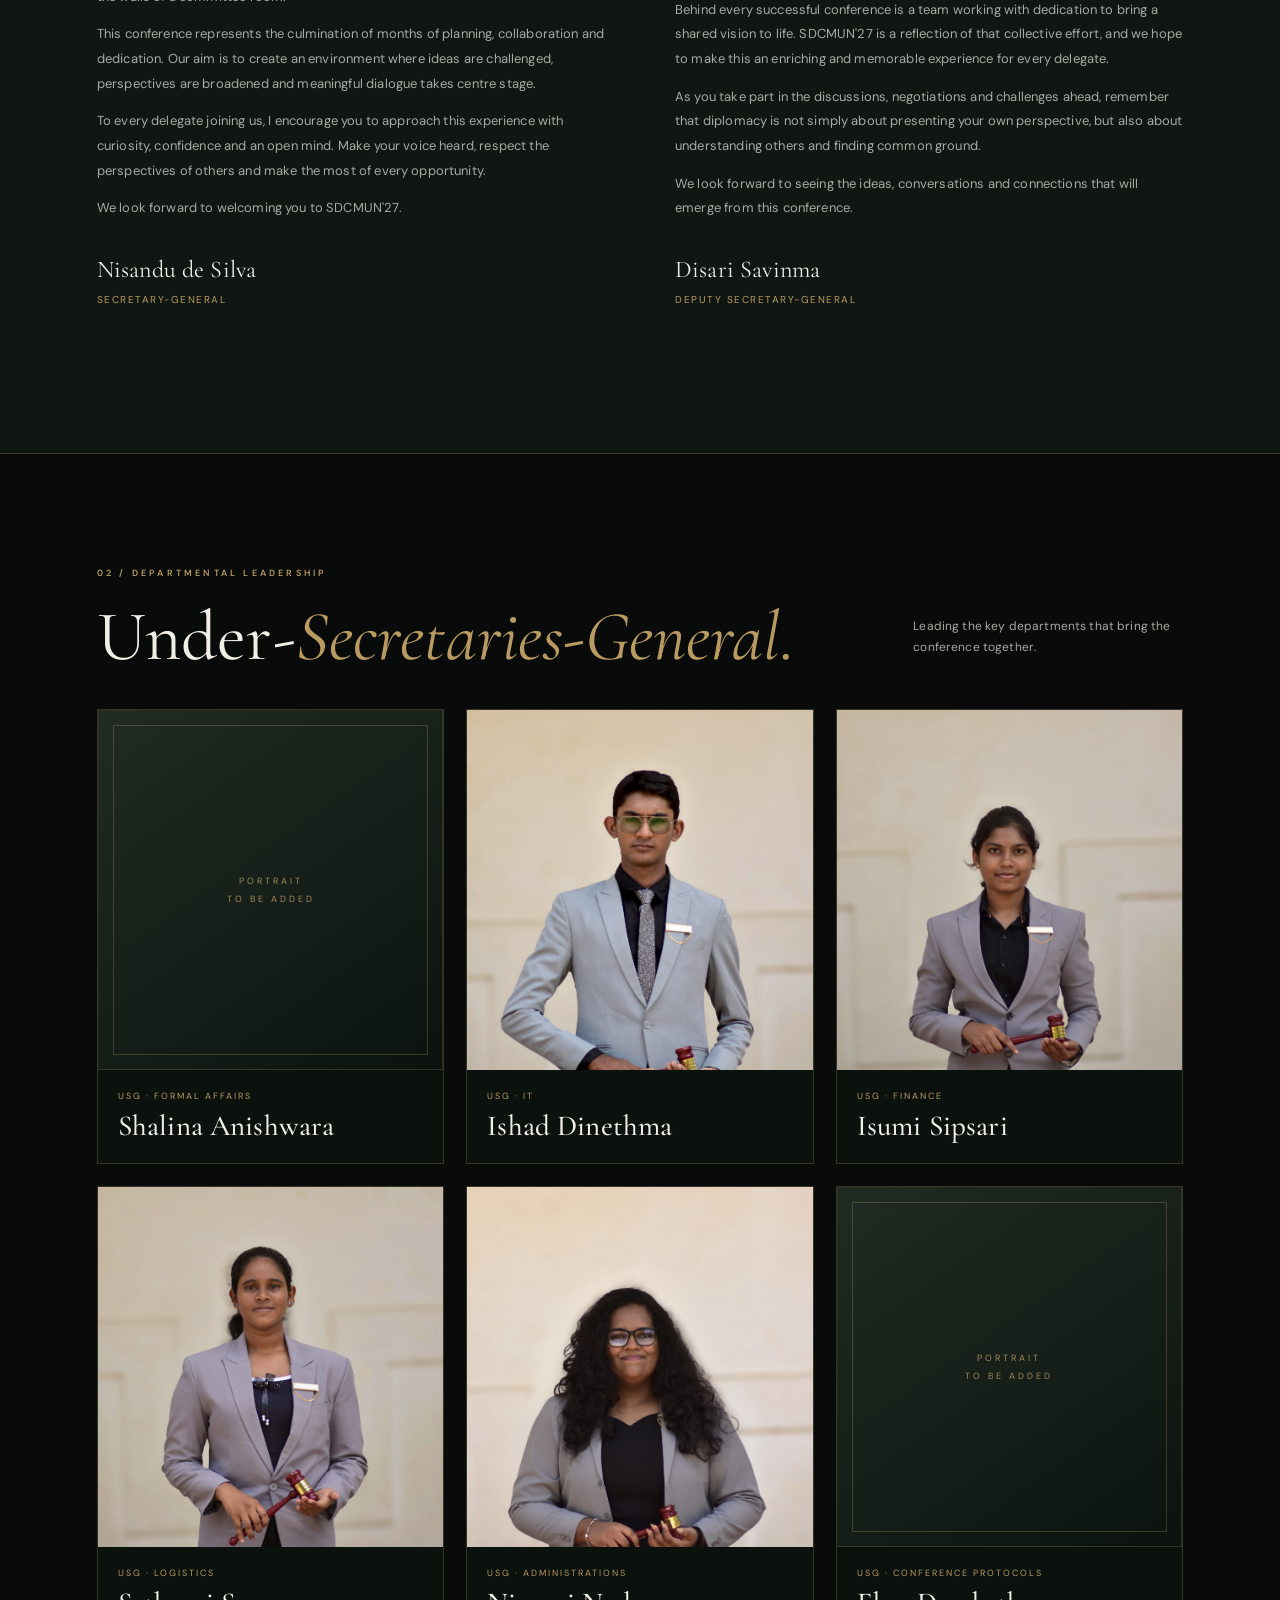
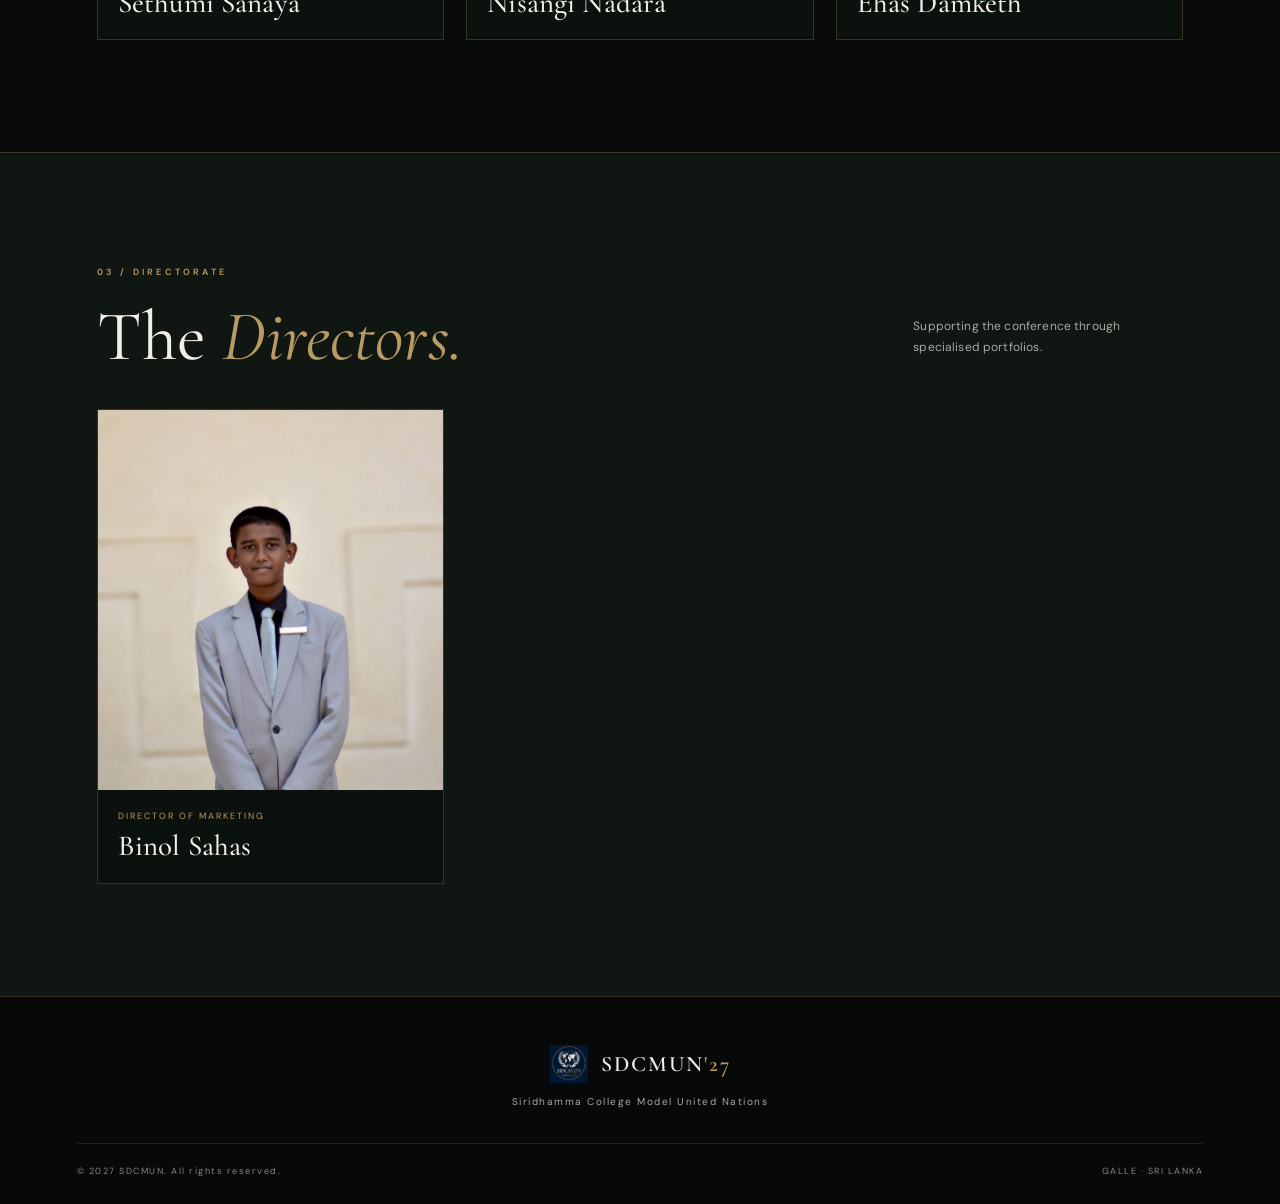
<file: secretariat.html>
<!doctype html>
<html lang="en">
<head>
<meta charset="utf-8"><meta name="viewport" content="width=device-width,initial-scale=1">
<title>Secretariat | SDCMUN'27</title>
<link href="https://fonts.googleapis.com/css2?family=Cormorant+Garamond:wght@400;500;600;700&family=DM+Sans:wght@400;500;600;700&display=swap" rel="stylesheet">
<link rel="stylesheet" href="assets/style.css">
</head>
<body class="page-secretariat">
<header class="site-header">
  <a class="brand" href="index.html"><img src="assets/sdcmun-logo.png" alt="SDCMUN logo"><span>SDCMUN<span class="gold">'27</span></span></a>
  <button class="menu-toggle" aria-label="Open navigation" aria-expanded="false">☰</button>
  <nav class="nav"><a href="index.html">Home</a><a href="about.html">About</a><a class="active" href="secretariat.html">Secretariat</a><a href="committees.html">Committees</a><a href="conference.html">Conference</a><a href="gallery.html">Gallery</a><a href="contact.html">Contact</a></nav>
</header>
<main>
  <section class="page-hero">
    <p class="eyebrow">THE PEOPLE BEHIND THE CONFERENCE</p>
    <h1>The <em>Secretariat.</em></h1>
    <p>A team united by a shared vision, working behind the scenes to bring every part of the conference to life.</p>
  </section>

  <section class="section-wrap secretariat-leadership">
    <div class="section-heading"><div><p class="eyebrow">01 / EXECUTIVE LEADERSHIP</p><h2>Guiding the <em>vision.</em></h2></div><p class="muted">The leadership entrusted with shaping the conference.</p></div>
    <div class="leadership-grid">
      <article class="leader-card">
        <div class="leader-photo"><img src="assets/nisandu-de-silva.jpg" alt="Nisandu de Silva, Secretary-General" loading="lazy"></div>
        <div class="leader-details"><span class="profile-index">SECRETARY-GENERAL</span><h3>Nisandu de Silva</h3><p>Leading the vision and overall direction of SDCMUN'27.</p></div>
      </article>
      <article class="leader-card">
        <div class="leader-photo"><img src="assets/disari-savinma.jpg" alt="Disari Savinma, Deputy Secretary-General" loading="lazy"></div>
        <div class="leader-details"><span class="profile-index">DEPUTY SECRETARY-GENERAL</span><h3>Disari Savinma</h3><p>Supporting the leadership and coordination of the conference.</p></div>
      </article>
    </div>
  </section>

  <section class="message-section">
    <div class="section-wrap message-grid">
      <article class="message-card"><p class="eyebrow">A MESSAGE FROM THE SECRETARY-GENERAL</p><h2>To our delegates<br><em>and future leaders,</em></h2>
        <div class="long-copy"><p>As we prepare to welcome delegates to the inaugural edition of SDCMUN, I am honoured to lead a team committed to creating an experience that extends beyond the walls of a committee room.</p><p>This conference represents the culmination of months of planning, collaboration and dedication. Our aim is to create an environment where ideas are challenged, perspectives are broadened and meaningful dialogue takes centre stage.</p><p>To every delegate joining us, I encourage you to approach this experience with curiosity, confidence and an open mind. Make your voice heard, respect the perspectives of others and make the most of every opportunity.</p><p>We look forward to welcoming you to SDCMUN'27.</p></div>
        <p class="signature">Nisandu de Silva <span>Secretary-General</span></p>
      </article>
      <article class="message-card"><p class="eyebrow">A MESSAGE FROM THE DEPUTY SECRETARY-GENERAL</p><h2>A shared vision.<br><em>A collective effort.</em></h2>
        <div class="long-copy"><p>It is a privilege to be part of a conference built on collaboration, ambition and the pursuit of meaningful dialogue.</p><p>Behind every successful conference is a team working with dedication to bring a shared vision to life. SDCMUN'27 is a reflection of that collective effort, and we hope to make this an enriching and memorable experience for every delegate.</p><p>As you take part in the discussions, negotiations and challenges ahead, remember that diplomacy is not simply about presenting your own perspective, but also about understanding others and finding common ground.</p><p>We look forward to seeing the ideas, conversations and connections that will emerge from this conference.</p></div>
        <p class="signature">Disari Savinma <span>Deputy Secretary-General</span></p>
      </article>
    </div>
  </section>

  <section class="section-wrap usg-section">
    <div class="section-heading"><div><p class="eyebrow">02 / DEPARTMENTAL LEADERSHIP</p><h2>Under-<em>Secretaries-General.</em></h2></div><p class="muted">Leading the key departments that bring the conference together.</p></div>
    <div class="profile-grid">
      <article class="profile-card"><div class="profile-photo placeholder-photo"><span>PORTRAIT<br>TO BE ADDED</span></div><div class="profile-info"><span class="profile-index">USG · FORMAL AFFAIRS</span><h3>Shalina Anishwara</h3></div></article>
      <article class="profile-card"><div class="profile-photo"><img src="assets/ishad-dinethma.jpg" alt="Ishad Dinethma" loading="lazy"></div><div class="profile-info"><span class="profile-index">USG · IT</span><h3>Ishad Dinethma</h3></div></article>
      <article class="profile-card"><div class="profile-photo"><img src="assets/isumi-sipsari.jpg" alt="Isumi Sipsari" loading="lazy"></div><div class="profile-info"><span class="profile-index">USG · FINANCE</span><h3>Isumi Sipsari</h3></div></article>
      <article class="profile-card"><div class="profile-photo"><img src="assets/sethumi-sanaya.jpg" alt="Sethumi Sanaya" loading="lazy"></div><div class="profile-info"><span class="profile-index">USG · LOGISTICS</span><h3>Sethumi Sanaya</h3></div></article>
      <article class="profile-card"><div class="profile-photo"><img src="assets/nisangi-nadara.jpg" alt="Nisangi Nadara" loading="lazy"></div><div class="profile-info"><span class="profile-index">USG · ADMINISTRATIONS</span><h3>Nisangi Nadara</h3></div></article>
      <article class="profile-card"><div class="profile-photo placeholder-photo"><span>PORTRAIT<br>TO BE ADDED</span></div><div class="profile-info"><span class="profile-index">USG · CONFERENCE PROTOCOLS</span><h3>Ehas Damketh</h3></div></article>
    </div>
  </section>

  <section class="director-section">
    <div class="section-wrap">
      <div class="section-heading"><div><p class="eyebrow">03 / DIRECTORATE</p><h2>The <em>Directors.</em></h2></div><p class="muted">Supporting the conference through specialised portfolios.</p></div>
      <div class="director-grid"><article class="director-card"><div class="director-photo"><img src="assets/binol-sahas.jpg" alt="Binol Sahas" loading="lazy"></div><div class="profile-info"><span class="profile-index">DIRECTOR OF MARKETING</span><h3>Binol Sahas</h3></div></article></div>
    </div>
  </section>
</main>
<footer class="footer"><div class="footer-brand"><img src="assets/sdcmun-logo.png" alt=""><span>SDCMUN<span class="gold">'27</span></span></div><p>Siridhamma College Model United Nations</p><div class="footer-bottom"><span>© 2027 SDCMUN. All rights reserved.</span><span>GALLE · SRI LANKA</span></div></footer>
<script src="assets/site.js"></script>
</body></html>
</file>
<file: assets/style.css>
/* Editorial cinematic redesign — November 2026 */
:root{--bg:#080b09;--panel:#101713;--panel2:#17221b;--gold:#b99a61;--amber:#c9a66a;--ivory:#f1eee6;--muted:#a6aaa1;--line:rgba(201,166,106,.23);--serif:'Cormorant Garamond',Georgia,serif;--sans:'DM Sans',Arial,sans-serif}
*{box-sizing:border-box}html{scroll-behavior:smooth;scroll-padding-top:90px}body{margin:0;background:var(--bg);color:var(--ivory);font-family:var(--sans);font-size:15px;line-height:1.75;letter-spacing:.01em}a{color:inherit;text-decoration:none}::selection{background:var(--gold);color:#10130f}
.site-header{height:84px;padding:0 6%;display:flex;align-items:center;justify-content:space-between;background:rgba(7,11,9,.91);border-bottom:1px solid rgba(201,166,106,.17);position:sticky;top:0;z-index:50;backdrop-filter:blur(18px)}.brand,.footer-brand{display:flex;align-items:center;gap:13px;font-family:var(--serif);font-size:25px;letter-spacing:2px;font-weight:600}.brand img{width:45px;height:45px;object-fit:contain}.gold{color:var(--gold)}.nav{display:flex;gap:clamp(14px,2vw,29px);align-items:center}.nav a{font-size:10px;text-transform:uppercase;letter-spacing:1.7px;color:#c5c7bf;transition:color .25s}.nav a:hover,.nav a.active{color:var(--gold)}.menu-toggle{display:none;background:transparent;color:var(--ivory);border:1px solid var(--line);padding:8px 12px;font-size:19px}
.hero{min-height:min(790px,calc(100vh - 84px));position:relative;display:flex;align-items:center;padding:105px 10.5%;overflow:hidden;background:linear-gradient(90deg,rgba(3,8,6,.96) 0%,rgba(3,8,6,.79) 38%,rgba(3,8,6,.18) 100%),linear-gradient(0deg,rgba(3,8,6,.52),transparent 42%),url('film-stills/jurassic-world-hero.webp') center 48%/cover}.hero:before{content:'';position:absolute;inset:22px;border:1px solid rgba(201,166,106,.22);pointer-events:none}.hero:after{content:'01  /  GALLE, SRI LANKA';position:absolute;right:6.5%;bottom:42px;color:rgba(241,238,230,.7);font-size:9px;letter-spacing:3px;writing-mode:vertical-rl}.hero-content{position:relative;z-index:2;max-width:760px}.eyebrow{font-size:9px;letter-spacing:3.2px;text-transform:uppercase;color:var(--gold);font-weight:600;margin:0 0 22px}.hero h1,.page-hero h1{font-family:var(--serif);font-size:clamp(68px,9.1vw,126px);font-weight:400;line-height:.82;letter-spacing:-3px;margin:0 0 32px}.hero h1 em,.page-hero h1 em,h2 em{font-weight:400;color:var(--gold)}.hero-copy{max-width:500px;color:#d1d0c8;font-size:15px;line-height:1.9;letter-spacing:.05em}.hero-copy:before{content:none}.hero-actions{display:flex;align-items:center;gap:34px;margin-top:38px}.button{display:inline-flex;align-items:center;justify-content:center;padding:14px 24px;font-size:9px;text-transform:uppercase;letter-spacing:1.8px;font-weight:700;transition:all .25s}.button-gold{background:var(--gold);color:#11150f}.button-gold:hover{background:#d3b77e;transform:translateY(-3px)}.button-outline{border:1px solid var(--gold);color:var(--ivory)}.button-outline:hover{background:var(--gold);color:#111}.button-disabled{background:#303830;color:#a2a59b;cursor:default}.text-link,.arrow-link{font-size:10px;letter-spacing:1.5px;text-transform:uppercase;color:var(--ivory)}.text-link span,.arrow-link span{color:var(--gold);margin-left:8px}.hero-meta{display:flex;align-items:center;gap:15px;margin-top:78px;font-size:9px;letter-spacing:2.4px;color:#c2c3b8}.meta-line{width:48px;height:1px;background:var(--gold)}.hero-caption{position:absolute;left:10.5%;bottom:37px;z-index:2;font-size:8px;letter-spacing:3px;color:#d0c7b1}
.section-wrap{max-width:1240px;margin:auto;padding:112px 6%}.intro{display:grid;grid-template-columns:1fr 1fr;gap:10%;align-items:center}.intro h2,.section-heading h2,.feature-copy h2,.message-strip h2,.closing-cta h2,.split-section h2,.note-box h2,.sg-message h2,.contact-layout h2{font-family:var(--serif);font-size:clamp(46px,5.5vw,72px);line-height:.96;font-weight:400;margin:0}.intro-text{color:var(--muted);max-width:470px;font-size:14px}.intro-text p{margin:0 0 26px}.feature-band{display:grid;grid-template-columns:1.1fr .9fr;min-height:550px;background:#111914}.feature-image{min-height:480px;background:linear-gradient(0deg,rgba(5,12,8,.08),rgba(5,12,8,.08)),url('film-stills/brachiosaurus-4k.jpg') center/cover}.feature-copy{padding:90px 12%;align-self:center}.feature-copy p:not(.eyebrow){color:var(--muted);max-width:440px;margin:26px 0 34px;font-size:14px}.section-heading{display:flex;justify-content:space-between;align-items:end;margin-bottom:45px}.card-grid{display:grid;grid-template-columns:repeat(4,1fr);gap:13px}.committee-card{position:relative;min-height:230px;padding:27px 25px;background:linear-gradient(145deg,#18221b,#0d1410);border:1px solid rgba(201,166,106,.17);transition:transform .3s,border-color .3s,background .3s;overflow:hidden}.committee-card:after{content:'';position:absolute;width:130px;height:130px;border:1px solid rgba(201,166,106,.1);border-radius:50%;right:-65px;bottom:-70px;transition:.4s}.committee-card:hover{transform:translateY(-6px);border-color:var(--gold);background:linear-gradient(145deg,#202d23,#101812)}.committee-card:hover:after{transform:scale(1.5)}.card-index{font-size:9px;color:var(--gold);letter-spacing:2px}.committee-card h3{font-family:var(--serif);font-size:36px;font-weight:500;margin:36px 0 2px;letter-spacing:.5px}.committee-card p{font-size:10px;line-height:1.6;color:var(--muted);max-width:170px}.card-arrow{position:absolute;right:23px;top:22px;color:var(--gold)}.message-strip{display:grid;grid-template-columns:100px 1fr;gap:30px;padding:90px 12%;background:#111914;border-top:1px solid var(--line);border-bottom:1px solid var(--line)}.message-mark{font-family:var(--serif);font-size:110px;color:var(--gold);line-height:.8}.message-strip h2{font-size:clamp(42px,5vw,62px)}.muted{color:var(--muted)}.message-strip .muted{max-width:520px;margin:22px 0}.closing-cta{text-align:center;padding:105px 20px;background:linear-gradient(rgba(6,12,8,.83),rgba(6,12,8,.92)),url('https://conteudo.imguol.com.br/c/entretenimento/80/2018/06/19/jurassic-world-reino-ameacado-1529418867965_v2_1920x1080.jpg') center/cover}.closing-cta h2{font-size:clamp(48px,6vw,76px);margin:0 0 34px}.footer{padding:48px 6% 25px;background:#060907;border-top:1px solid var(--line);text-align:center}.footer-brand{justify-content:center;font-size:22px}.footer-brand img{width:38px;height:38px;object-fit:contain}.footer>p{font-size:10px;letter-spacing:1.5px;color:var(--muted)}.footer-bottom{display:flex;justify-content:space-between;border-top:1px solid rgba(201,166,106,.14);padding-top:20px;margin-top:32px;font-size:9px;letter-spacing:1.5px;color:#858b82}
.page-hero{position:relative;overflow:hidden;padding:118px 10.5% 94px;background:linear-gradient(90deg,rgba(4,10,7,.96),rgba(4,10,7,.72)),url('https://s.wsj.net/public/resources/images/B3-AW320_FILMJU_HD_20180620111550.jpg') center 46%/cover;border-bottom:1px solid var(--line)}.page-hero:after{content:'DIPLOMACY  /  BEYOND EXTINCTION';display:block;margin-top:30px;color:rgba(201,166,106,.75);font-size:8px;letter-spacing:3px}.page-hero h1{font-size:clamp(58px,7vw,94px);margin-bottom:22px}.page-hero>p:last-of-type{color:#c0c4bb;max-width:560px}.page-hero.compact{padding-top:85px;padding-bottom:68px}.split-section{display:grid;grid-template-columns:.85fr 1.15fr;gap:12%;align-items:start}.long-copy{color:var(--muted);font-size:14px}.long-copy p:first-child{margin-top:0}.values-section{background:#101713;border-top:1px solid rgba(201,166,106,.12);border-bottom:1px solid rgba(201,166,106,.12)}.value-grid{display:grid;grid-template-columns:repeat(3,1fr);gap:45px;margin-top:35px}.value-grid article{border-top:1px solid var(--line);padding-top:23px}.value-grid article span{font-size:9px;color:var(--gold);letter-spacing:2px}.value-grid h3{font-family:var(--serif);font-size:34px;font-weight:500;margin:16px 0 4px}.value-grid p{font-size:13px;color:var(--muted);max-width:290px}.note-box{max-width:1000px}.note-box>p:last-child{color:var(--muted);max-width:850px;font-size:14px}.committee-list{border-top:1px solid var(--line)}.committee-row{display:grid;grid-template-columns:65px 1fr 30px;align-items:center;padding:28px 12px;border-bottom:1px solid var(--line);transition:.2s}.committee-row:hover{background:#101a14;padding-left:22px}.committee-row h2{font-family:var(--serif);font-size:32px;font-weight:500;margin:0}.committee-row p{font-size:10px;color:var(--muted);letter-spacing:1.5px;text-transform:uppercase;margin:0}.committee-row b{color:var(--gold);font-weight:400}.profile-layout{display:grid;grid-template-columns:1.1fr .9fr;gap:10%}.profile-layout h2{font-family:var(--serif);font-size:55px;font-weight:400;line-height:1;margin:0 0 25px}.topic-panel{margin-top:55px;padding:28px;background:var(--panel);border-left:2px solid var(--gold)}.topic-panel p:last-child,.study-guide p{color:var(--muted);font-size:13px}.dais-panel{background:#101a14;padding:30px;border:1px solid var(--line)}.person-placeholder{padding:25px 0;border-bottom:1px solid var(--line);display:flex;flex-direction:column}.person-placeholder span,.contact-details span{font-size:9px;letter-spacing:2px;color:var(--gold)}.person-placeholder strong{font-family:var(--serif);font-size:27px;font-weight:500}.person-placeholder small{color:var(--muted)}.study-guide{padding-top:28px}.sg-message{align-items:start}.signature{font-family:var(--serif);font-size:26px;color:var(--ivory);margin-top:35px!important}.signature span{display:block;font-family:var(--sans);font-size:10px;color:var(--gold);letter-spacing:1.5px;text-transform:uppercase}.team-grid{display:grid;grid-template-columns:repeat(3,1fr);gap:18px;margin-top:40px}.team-card{background:#0b120e;border:1px solid var(--line);padding:15px}.portrait-placeholder{height:180px;background:linear-gradient(135deg,#26392b,#101a14);display:grid;place-items:center;color:var(--gold);font-family:var(--serif);font-size:50px}.team-card h3{font-family:var(--serif);font-size:24px;font-weight:500;margin:15px 0 0}.team-card p{font-size:11px;color:var(--muted)}.info-grid{display:grid;grid-template-columns:repeat(3,1fr);gap:15px}.info-card{padding:30px;min-height:220px;background:#101a14;border:1px solid var(--line)}.info-card span{color:var(--gold);font-size:9px;letter-spacing:2px}.info-card h2{font-family:var(--serif);font-size:32px;font-weight:500;margin:30px 0 8px}.info-card p{color:var(--muted);font-size:13px}.gallery-grid{display:grid;grid-template-columns:1.2fr 1fr 1fr;grid-auto-rows:210px;gap:14px}.gallery-placeholder{background:linear-gradient(135deg,#1b3022,#0b130e);border:1px solid var(--line);padding:20px;display:flex;flex-direction:column;justify-content:space-between;color:var(--gold)}.gallery-placeholder span{font-size:10px;letter-spacing:2px}.gallery-placeholder p{color:var(--ivory);font-family:var(--serif);font-size:24px;margin:0}.gallery-placeholder.tall{grid-row:span 2}.gallery-placeholder.wide{grid-column:span 2}
\.film-gallery .gallery-placeholder{display:flex;text-decoration:none;position:relative;min-height:230px;background-size:cover!important;background-position:center!important;transition:transform .35s,filter .35s;filter:saturate(.86)}
.film-gallery .gallery-placeholder:hover{transform:translateY(-5px);filter:saturate(1.05)}

.film-gallery .gallery-placeholder:nth-child(1){background-image:linear-gradient(0deg,rgba(4,9,6,.82),rgba(4,9,6,.08)),url('film-stills/brachiosaurus-rodeo.png')}
.film-gallery .gallery-placeholder:nth-child(2){background-image:linear-gradient(0deg,rgba(4,9,6,.82),rgba(4,9,6,.08)),url('film-stills/mosasaur-show.png')}
.film-gallery .gallery-placeholder:nth-child(3){background-image:linear-gradient(0deg,rgba(4,9,6,.82),rgba(4,9,6,.08)),url('film-stills/tyrannosaur-enclosure.png')}
.film-gallery .gallery-placeholder:nth-child(4){background-image:linear-gradient(0deg,rgba(4,9,6,.82),rgba(4,9,6,.08)),url('film-stills/isla-nublar-promenade.png')}
.film-gallery .gallery-placeholder:nth-child(5){background-image:linear-gradient(0deg,rgba(4,9,6,.82),rgba(4,9,6,.08)),url('film-stills/mosasaur-arena.jpg')}
.film-gallery .gallery-placeholder:nth-child(6){background-image:linear-gradient(0deg,rgba(4,9,6,.82),rgba(4,9,6,.08)),url('film-stills/brachiosaurus-herd.jpg')}
.film-gallery .gallery-placeholder:nth-child(7){background-image:linear-gradient(0deg,rgba(4,9,6,.82),rgba(4,9,6,.08)),url('film-stills/isla-nublar-plaza.jpg')}
.film-gallery .gallery-placeholder:nth-child(8){background-image:linear-gradient(0deg,rgba(4,9,6,.82),rgba(4,9,6,.08)),url('film-stills/tyrannosaur-jungle.jpg')}
.contact-details{border-top:1px solid var(--line)}.contact-details div{padding:25px 0;border-bottom:1px solid var(--line);display:flex;justify-content:space-between;gap:20px}.contact-details strong{text-align:right;font-weight:500}
@media(max-width:900px){.nav{gap:13px}.nav a{font-size:9px}.card-grid{grid-template-columns:repeat(2,1fr)}.section-wrap{padding:80px 6%}.hero{min-height:650px;padding:80px 8%}.profile-layout{gap:5%}}
@media(max-width:680px){.site-header{height:70px;padding:0 5%}.brand{font-size:21px}.brand img{width:39px;height:39px}.menu-toggle{display:block}.nav{display:none;position:absolute;top:70px;left:0;right:0;background:rgba(7,11,9,.98);padding:22px 7%;border-bottom:1px solid var(--line);flex-direction:column;align-items:flex-start;gap:18px}.nav.open{display:flex}.nav a{font-size:11px}.hero{min-height:650px;padding:75px 8%;background-position:58% center}.hero:before{inset:12px}.hero:after{display:none}.hero h1{font-size:clamp(58px,16vw,78px);letter-spacing:-1.5px}.hero-actions{align-items:flex-start;flex-direction:column;gap:19px}.hero-meta{margin-top:55px}.hero-caption{display:none}.intro,.feature-band,.split-section,.sg-message,.contact-layout,.profile-layout{grid-template-columns:1fr;gap:35px}.feature-image{min-height:280px}.feature-copy{padding:58px 8%}.section-heading{align-items:flex-start;flex-direction:column;gap:20px}.card-grid{grid-template-columns:1fr 1fr}.committee-card{min-height:190px;padding:18px}.committee-card h3{font-size:29px;margin-top:30px}.message-strip{padding:60px 8%;grid-template-columns:45px 1fr;gap:10px}.message-mark{font-size:75px}.message-strip h2{font-size:39px}.closing-cta h2{font-size:55px}.page-hero{padding:85px 8% 65px}.page-hero h1{font-size:58px}.value-grid,.team-grid,.info-grid{grid-template-columns:1fr}.committee-row{grid-template-columns:38px 1fr 20px;padding:22px 5px}.committee-row h2{font-size:23px}.gallery-grid{grid-template-columns:1fr 1fr;grid-auto-rows:150px}.gallery-placeholder.tall{grid-row:span 1}.gallery-placeholder.wide{grid-column:span 2}
\.film-gallery .gallery-placeholder{display:flex;text-decoration:none;position:relative;min-height:230px;background-size:cover!important;background-position:center!important;transition:transform .35s,filter .35s;filter:saturate(.86)}
.film-gallery .gallery-placeholder:hover{transform:translateY(-5px);filter:saturate(1.05)}
.film-gallery .gallery-placeholder:nth-child(1){background-image:linear-gradient(0deg,rgba(4,9,6,.82),rgba(4,9,6,.08)),url('film-stills/brachiosaurus-rodeo.png')}
.film-gallery .gallery-placeholder:nth-child(2){background-image:linear-gradient(0deg,rgba(4,9,6,.82),rgba(4,9,6,.08)),url('film-stills/mosasaur-show.png')}
.film-gallery .gallery-placeholder:nth-child(3){background-image:linear-gradient(0deg,rgba(4,9,6,.82),rgba(4,9,6,.08)),url('film-stills/tyrannosaur-enclosure.png')}
.film-gallery .gallery-placeholder:nth-child(4){background-image:linear-gradient(0deg,rgba(4,9,6,.82),rgba(4,9,6,.08)),url('film-stills/isla-nublar-promenade.png')}
.film-gallery .gallery-placeholder:nth-child(5){background-image:linear-gradient(0deg,rgba(4,9,6,.82),rgba(4,9,6,.08)),url('film-stills/mosasaur-arena.jpg')}
.film-gallery .gallery-placeholder:nth-child(6){background-image:linear-gradient(0deg,rgba(4,9,6,.82),rgba(4,9,6,.08)),url('film-stills/brachiosaurus-herd.jpg')}
.film-gallery .gallery-placeholder:nth-child(7){background-image:linear-gradient(0deg,rgba(4,9,6,.82),rgba(4,9,6,.08)),url('film-stills/isla-nublar-plaza.jpg')}
.contact-details div{flex-direction:column}.contact-details strong{text-align:left}.footer-bottom{flex-direction:column;gap:8px}.section-wrap{padding:72px 7%}}

/* Distinct cinematic stills for each page header */
body.page-about .page-hero{background-image:linear-gradient(90deg,rgba(4,10,7,.94),rgba(4,10,7,.56)),url('film-stills/eruption-tyrannosaur.png')}
body.page-secretariat .page-hero{background-image:linear-gradient(90deg,rgba(4,10,7,.94),rgba(4,10,7,.56)),url('film-stills/isla-nublar-promenade.png')}
body.page-committees .page-hero{background-image:linear-gradient(90deg,rgba(4,10,7,.94),rgba(4,10,7,.56)),url('film-stills/isla-nublar-plaza.jpg')}
body.page-conference .page-hero{background-image:linear-gradient(90deg,rgba(4,10,7,.94),rgba(4,10,7,.56)),url('film-stills/tyrannosaur-enclosure.png')}
body.page-gallery .page-hero{background-image:linear-gradient(90deg,rgba(4,10,7,.94),rgba(4,10,7,.56)),url('film-stills/brachiosaurus-herd.jpg')}
body.page-contact .page-hero{background-image:linear-gradient(90deg,rgba(4,10,7,.94),rgba(4,10,7,.56)),url('film-stills/mosasaur-arena.jpg')}
body.page-committee .page-hero{background-image:linear-gradient(90deg,rgba(4,10,7,.94),rgba(4,10,7,.56)),url('film-stills/brachiosaurus-rodeo.png')}

.film-gallery .gallery-placeholder:nth-child(1){background-image:linear-gradient(0deg,rgba(4,9,6,.82),rgba(4,9,6,.08)),url('film-stills/mosasaur-show.png')}
.film-gallery .gallery-placeholder:nth-child(2){background-image:linear-gradient(0deg,rgba(4,9,6,.82),rgba(4,9,6,.08)),url('film-stills/pterosaurs-and-herd.jpg')}
.film-gallery .gallery-placeholder:nth-child(3){background-image:linear-gradient(0deg,rgba(4,9,6,.82),rgba(4,9,6,.08)),url('film-stills/park-skyline-tyrannosaur.webp')}
.film-gallery .gallery-placeholder:nth-child(4){background-image:linear-gradient(0deg,rgba(4,9,6,.82),rgba(4,9,6,.08)),url('film-stills/tyrannosaur-jungle.jpg')}
.film-gallery .gallery-placeholder:nth-child(5){background-image:linear-gradient(0deg,rgba(4,9,6,.82),rgba(4,9,6,.08)),url('film-stills/mosasaur-arena.jpg')}

/* Homepage additions: conference countdown, SG welcome and contact footer */
.countdown-section{padding:58px 8%;background:linear-gradient(110deg,#111a14,#0a100c);border-top:1px solid var(--line);border-bottom:1px solid var(--line)}
.countdown-inner{max-width:1240px;margin:auto;display:flex;justify-content:space-between;align-items:center;gap:40px}
.countdown-inner h2{font:400 clamp(38px,4vw,54px)/.95 var(--serif);margin:0}.countdown-inner h2 em{color:var(--gold)}
.countdown-date{font-size:9px;letter-spacing:2px;color:var(--muted);margin:15px 0 0}
.countdown{display:flex;align-items:center;gap:clamp(12px,2.2vw,30px)}
.countdown>div{display:flex;flex-direction:column;align-items:center;min-width:55px}
.countdown strong{font:500 clamp(34px,4vw,55px)/1 var(--serif);color:var(--ivory);font-variant-numeric:tabular-nums}
.countdown span{font-size:8px;letter-spacing:2px;color:var(--gold);margin-top:9px}
.countdown i{font-style:normal;color:var(--gold);font:400 30px var(--serif);margin-top:-12px}
.sg-home-message{display:grid;grid-template-columns:minmax(280px,.78fr) 1.22fr;gap:8%;align-items:center;padding:105px max(7%,calc((100vw - 1200px)/2));background:#101713;border-top:1px solid var(--line);border-bottom:1px solid var(--line)}
.sg-photo-wrap{height:560px;max-width:430px;overflow:hidden;border:1px solid rgba(201,166,106,.35);position:relative;background:#1b211c}
.sg-photo-wrap:after{content:'';position:absolute;inset:12px;border:1px solid rgba(241,238,230,.28);pointer-events:none}
.sg-photo-wrap img{width:100%;height:100%;display:block;object-fit:cover;object-position:center 22%}
.sg-home-copy{max-width:700px}.sg-home-copy h2{font:400 clamp(48px,5.5vw,72px)/.93 var(--serif);margin:0 0 28px}
.sg-home-copy h2 em{color:var(--gold)}.sg-home-copy>p:not(.eyebrow):not(.sg-signature){color:#b5b9b0;font-size:13px;line-height:1.95;margin:0 0 17px}
.sg-signature{font:500 25px var(--serif);margin:28px 0 0}.sg-signature span{display:block;font:600 9px var(--sans);letter-spacing:1.8px;text-transform:uppercase;color:var(--gold);margin-top:5px}
.footer-contact{display:flex;justify-content:center;flex-wrap:wrap;gap:12px 28px;margin:20px auto 0;max-width:900px}
.footer-contact a{font-size:10px;color:#c4c5bb;letter-spacing:.3px}.footer-contact a:hover{color:var(--gold)}
@media(max-width:800px){.countdown-inner{flex-direction:column;align-items:flex-start}.countdown{width:100%;justify-content:space-between;gap:5px}.countdown>div{min-width:0}.countdown strong{font-size:36px}.sg-home-message{grid-template-columns:1fr;gap:38px;padding:75px 7%}.sg-photo-wrap{height:460px;width:min(100%,390px);margin:auto}.sg-home-copy{max-width:none}}
@media(max-width:520px){.countdown-section{padding:45px 7%}.countdown strong{font-size:29px}.countdown span{font-size:7px;letter-spacing:1px}.countdown i{font-size:22px}.footer-contact{flex-direction:column;gap:7px}}


/* Secretariat page — editorial profile system */
.secretariat-leadership .section-heading,.usg-section .section-heading,.director-section .section-heading{margin-bottom:38px}
.secretariat-leadership .section-heading>p,.usg-section .section-heading>p,.director-section .section-heading>p{max-width:270px;font-size:12px;line-height:1.8}
.leadership-grid{display:grid;grid-template-columns:repeat(2,minmax(0,1fr));gap:22px}
.leader-card{display:grid;grid-template-columns:minmax(180px,.78fr) 1fr;min-height:360px;background:#101713;border:1px solid var(--line);overflow:hidden;transition:border-color .3s,transform .3s}
.leader-card:hover,.profile-card:hover,.director-card:hover{border-color:rgba(201,166,106,.65);transform:translateY(-4px)}
.leader-photo,.profile-photo,.director-photo{overflow:hidden;background:#151e18}
.leader-photo img,.profile-photo img,.director-photo img{display:block;width:100%;height:100%;object-fit:cover;object-position:center 24%;transition:transform .6s;filter:saturate(.86)}
.leader-card:hover img,.profile-card:hover img,.director-card:hover img{transform:scale(1.035)}
.leader-details{align-self:center;padding:30px 25px}
.profile-index{display:block;color:var(--gold);font-size:9px;letter-spacing:2px;line-height:1.6;text-transform:uppercase}
.leader-details h3,.profile-info h3{font-family:var(--serif);font-size:clamp(27px,3vw,39px);font-weight:500;line-height:1.05;margin:12px 0}
.leader-details p{font-size:12px;line-height:1.8;color:var(--muted);margin:0;max-width:230px}
.message-section{background:#101713;border-top:1px solid var(--line);border-bottom:1px solid var(--line)}
.message-grid{display:grid;grid-template-columns:1fr 1fr;gap:70px}
.message-card{padding:0 0 8px}
.message-card h2{font-family:var(--serif);font-size:clamp(39px,4vw,57px);font-weight:400;line-height:.98;margin:0 0 30px}
.message-card .long-copy{font-size:13px;line-height:1.9}
.message-card .signature{font-size:24px;margin-top:28px!important}
.profile-grid{display:grid;grid-template-columns:repeat(3,minmax(0,1fr));gap:22px}
.profile-card,.director-card{background:#0b120e;border:1px solid var(--line);overflow:hidden;transition:border-color .3s,transform .3s}
.profile-photo{height:360px;position:relative}
.profile-photo img{object-position:center 22%}
.profile-info{padding:19px 20px 21px}
.profile-info h3{font-size:29px;margin:8px 0 0}
.placeholder-photo{display:grid;place-items:center;background:linear-gradient(145deg,#202b22,#0c130f);border:1px solid rgba(201,166,106,.12);position:relative}
.placeholder-photo:before{content:'';position:absolute;inset:14px;border:1px solid rgba(201,166,106,.25)}
.placeholder-photo span{position:relative;color:rgba(201,166,106,.8);font-size:9px;line-height:2;letter-spacing:3px;text-align:center}
.director-section{background:#101713;border-top:1px solid var(--line)}
.director-grid{display:grid;grid-template-columns:repeat(3,minmax(0,1fr));gap:22px}
.director-photo{height:380px}
@media(max-width:900px){.leader-card{grid-template-columns:1fr}.leader-photo{height:390px}.profile-photo{height:310px}.message-grid{gap:38px}}
@media(max-width:680px){.leadership-grid,.message-grid,.profile-grid,.director-grid{grid-template-columns:1fr}.leader-card{grid-template-columns:1fr}.leader-photo{height:430px}.leader-details{padding:25px}.profile-photo{height:430px}.director-photo{height:430px}.message-grid{gap:55px}}

/* UNSC identity: Volcanic Red and Deep Ocean Blue */
body.unsc-theme{--gold:#b64a43;--panel:#101b2a;--line:rgba(112,145,180,.25);--muted:#aeb9c8}
body.unsc-theme .page-hero{background-image:linear-gradient(90deg,rgba(8,15,27,.94),rgba(8,15,27,.56)),url('film-stills/tyrannosaur-enclosure.png');border-bottom:1px solid rgba(182,74,67,.45)}
body.unsc-theme .page-hero .eyebrow,body.unsc-theme .person-placeholder span{color:#c65b52}
body.unsc-theme .topic-panel{background:#101b2a;border-left-color:#a83b36}
body.unsc-theme .dais-panel{background:#0d1b2c;border-color:rgba(76,116,157,.45)}
body.unsc-theme .button-disabled{border-color:#a83b36;color:#d7a09a}
.dais-portrait{width:100%;max-width:240px;height:270px;object-fit:cover;object-position:center 25%;margin:12px 0 15px;border:1px solid rgba(182,74,67,.45)}
.unsc-portrait-placeholder{height:160px;max-width:240px;margin-top:14px;background:linear-gradient(140deg,#3b2026,#142b45);border:1px solid rgba(182,74,67,.45);font-size:42px}
@media(max-width:700px){.dais-portrait{max-width:100%;height:300px}.unsc-portrait-placeholder{max-width:100%}}

/* GA1 committee identity: white and turquoise */
body.ga1-theme{--gold:#39c6c3;--accent:#39c6c3}
.ga1-theme .page-hero{background:linear-gradient(120deg,rgba(7,31,38,.92),rgba(8,55,62,.72)),url('film-stills/brachiosaurus-herd.jpg') center/cover}
.ga1-theme .eyebrow,.ga1-theme .gold,.ga1-theme .arrow-link{color:#54d5d0}
.ga1-theme .topic-panel{border-color:rgba(70,205,200,.35)}
.ga1-theme .topic-panel h3{color:#f7ffff}
.ga1-theme .portrait-placeholder{border-color:#43c9c5;color:#73e0dc;background:linear-gradient(145deg,#102e35,#1b5960)}
.ga1-theme .button{background:#39c6c3;color:#06282b}
.ga1-theme .person-placeholder{border-color:rgba(70,205,200,.28)}


/* UNESCO identity: black and royal purple */
body.unesco-theme{--gold:#7650c8;--panel:#171321;--line:rgba(137,101,208,.3);--muted:#c0b8cf}
body.unesco-theme .page-hero{background-image:linear-gradient(110deg,rgba(13,10,22,.95),rgba(37,20,64,.74)),url('film-stills/isla-nublar-plaza.jpg');border-bottom:1px solid rgba(137,101,208,.42)}
body.unesco-theme .page-hero .eyebrow,body.unesco-theme .person-placeholder span,body.unesco-theme .eyebrow{color:#b69ae9}
body.unesco-theme .topic-panel{background:#171321;border-left-color:#7650c8;border-color:rgba(137,101,208,.3)}
body.unesco-theme .dais-panel{background:#15111f;border-color:rgba(137,101,208,.42)}
body.unesco-theme .button{background:#7650c8;color:#fff}
body.unesco-theme .person-placeholder{border-color:rgba(137,101,208,.3)}
.unesco-portrait-placeholder{height:160px;max-width:240px;margin-top:14px;background:linear-gradient(140deg,#21152f,#563b87);border:1px solid rgba(182,154,233,.55);color:#d9c8ff;display:grid;place-items:center;font-size:42px}
.unesco-dais-portrait{border-color:rgba(137,101,208,.55)}


/* UNHRC identity: Jurassic Crimson and Cream */
body.unhrc-theme{--gold:#d9bca0;--ivory:#f5eee4;--panel:#211a18;--line:rgba(245,238,228,.17);--muted:#c4b6a8}
body.unhrc-theme .page-hero{background-image:linear-gradient(90deg,rgba(28,8,8,.94),rgba(45,14,13,.58)),url('film-stills/eruption-tyrannosaur.png')}
body.unhrc-theme .page-hero .eyebrow,body.unhrc-theme .person-placeholder span{color:#d9bca0}
body.unhrc-theme .dais-panel{background:#211715;border-color:rgba(217,188,160,.24)}
body.unhrc-theme .topic-panel{border-left-color:#a63b35;background:#211a18}
body.unhrc-theme .portrait-placeholder.unhrc-portrait-placeholder{background:linear-gradient(135deg,#63302b,#211715);color:#f5eee4}
.dais-portrait.unhrc-dais-portrait{width:100%;max-width:260px;height:270px;object-fit:cover;object-position:center 25%;margin:14px 0;border:1px solid rgba(217,188,160,.28)}


/* UNCSTD identity: Sandstone Beige and Jungle Green */
body.uncstd-theme{--gold:#c5ad83;--ivory:#eee5d4;--panel:#17251b;--line:rgba(197,173,131,.27);--muted:#c1c5b7}
body.uncstd-theme .page-hero{background-image:linear-gradient(100deg,rgba(13,28,19,.94),rgba(31,57,37,.72)),url('film-stills/brachiosaurus-4k.jpg');border-bottom:1px solid rgba(197,173,131,.4)}
body.uncstd-theme .page-hero .eyebrow,body.uncstd-theme .person-placeholder span,body.uncstd-theme .eyebrow{color:#d4c09b}
body.uncstd-theme .topic-panel{background:#17251b;border-left-color:#8c9b68;border-color:rgba(197,173,131,.25)}
body.uncstd-theme .dais-panel{background:#142219;border-color:rgba(197,173,131,.35)}
body.uncstd-theme .button{background:#8c9b68;color:#101a12}
body.uncstd-theme .person-placeholder{border-color:rgba(197,173,131,.3)}
.uncstd-portrait-placeholder{height:160px;max-width:240px;margin-top:14px;background:linear-gradient(140deg,#283d2b,#756b4e);border:1px solid rgba(197,173,131,.55);color:#f0e5cf;display:grid;place-items:center;font-size:42px}
.dais-portrait.uncstd-dais-portrait{width:100%;max-width:260px;height:270px;object-fit:cover;object-position:center 25%;margin:14px 0;border:1px solid rgba(197,173,131,.55)}


/* UNCSW identity: Ancient Bronze and Orange */
body.uncsw-theme{--gold:#c28a42;--ivory:#eee4d2;--panel:#211b16;--line:rgba(194,138,66,.28);--muted:#c7b9a5}
body.uncsw-theme .page-hero{background-image:linear-gradient(100deg,rgba(24,17,11,.94),rgba(63,38,17,.72)),url('film-stills/isla-nublar-plaza.jpg');border-bottom:1px solid rgba(194,138,66,.42)}
body.uncsw-theme .page-hero .eyebrow,body.uncsw-theme .person-placeholder span,body.uncsw-theme .eyebrow{color:#d7a45f}
body.uncsw-theme .topic-panel{background:#211b16;border-left-color:#d07832;border-color:rgba(194,138,66,.27)}
body.uncsw-theme .dais-panel{background:#211a14;border-color:rgba(194,138,66,.34)}
body.uncsw-theme .button{background:#d07832;color:#1b140e}
body.uncsw-theme .person-placeholder{border-color:rgba(194,138,66,.32)}
.uncsw-portrait-placeholder{height:160px;max-width:240px;margin-top:14px;background:linear-gradient(140deg,#55351e,#9b5428);border:1px solid rgba(194,138,66,.58);color:#f4e8d5;display:grid;place-items:center;font-size:42px}
.dais-portrait.uncsw-dais-portrait{width:100%;max-width:260px;height:270px;object-fit:cover;object-position:center 25%;margin:14px 0;border:1px solid rgba(194,138,66,.55)}
@media(max-width:700px){.dais-portrait.uncsw-dais-portrait{max-width:100%;height:300px}.uncsw-portrait-placeholder{max-width:100%}}


/* Crisis Committee — Jade Green and Burgundy identity */
body.cc-theme{--gold:#a8c6a0;--ivory:#e8e0d2;--panel:#14231d;--line:rgba(168,198,160,.28);--muted:#b8c3b7}
body.cc-theme .page-hero{background-image:linear-gradient(100deg,rgba(7,24,18,.94),rgba(29,55,43,.70)),url('film-stills/jurassic-world-hero.webp');border-bottom:1px solid rgba(168,198,160,.35)}
body.cc-theme .page-hero .eyebrow,body.cc-theme .person-placeholder span,body.cc-theme .eyebrow{color:#b7d0a8}
body.cc-theme .topic-panel{background:#17251e;border-left-color:#7f263b;border-color:rgba(168,198,160,.24)}
body.cc-theme .dais-panel{background:#14221c;border-color:rgba(168,198,160,.34)}
body.cc-theme .button{background:#7f263b;color:#f4eadc}
body.cc-theme .person-placeholder{border-color:rgba(168,198,160,.3)}
body.cc-theme .portrait-placeholder.cc-portrait-placeholder{background:linear-gradient(135deg,#24513e,#421b2b);color:#f1e8dc}
body.cc-theme .cc-dais-portrait{border:2px solid rgba(168,198,160,.55);object-position:center 25%}

/* International Press Corps — ivory, gold and midnight blue identity */
.ipc-theme{--ipc-blue:#101d35;--ipc-ivory:#f2ead7;--ipc-gold:#c5a45e}
.ipc-theme .page-hero{background:linear-gradient(115deg,rgba(7,13,27,.97),rgba(16,29,53,.87)),url('film-stills/isla-nublar-promenade.png') center/cover}
.ipc-theme .eyebrow{color:var(--ipc-gold)}
.ipc-theme .page-hero h1 em,.ipc-theme h2 em{color:var(--ipc-gold)}
.ipc-theme .topic-panel,.ipc-theme .dais-panel,.ipc-theme .study-guide{border-color:rgba(197,164,94,.32)}
.ipc-theme .ipc-agencies{margin-top:48px;padding-top:34px;border-top:1px solid rgba(197,164,94,.25)}
.ipc-theme .ipc-agencies h2{font-family:var(--serif);font-size:clamp(34px,4vw,54px);font-weight:400;line-height:1.05;margin:0 0 18px}
.ipc-theme .ipc-agency-grid{display:grid;grid-template-columns:repeat(2,minmax(0,1fr));gap:12px;margin-top:26px}
.ipc-theme .ipc-agency-grid article{background:linear-gradient(135deg,rgba(16,29,53,.9),rgba(20,28,42,.75));border:1px solid rgba(197,164,94,.24);padding:22px 24px;min-height:130px}
.ipc-theme .ipc-agency-grid article span{font-size:9px;letter-spacing:2px;color:var(--ipc-gold)}
.ipc-theme .ipc-agency-grid h3{font-family:var(--serif);font-size:25px;font-weight:500;margin:7px 0 3px;color:var(--ipc-ivory)}
.ipc-theme .ipc-agency-grid p{font-size:12px;color:var(--muted);margin:0}
.ipc-theme .ipc-dais-portrait{width:100%;max-height:290px;object-fit:cover;object-position:center 22%;margin:12px 0;border:1px solid rgba(197,164,94,.35)}
@media(max-width:700px){.ipc-theme .ipc-agency-grid{grid-template-columns:1fr}}
</file>
